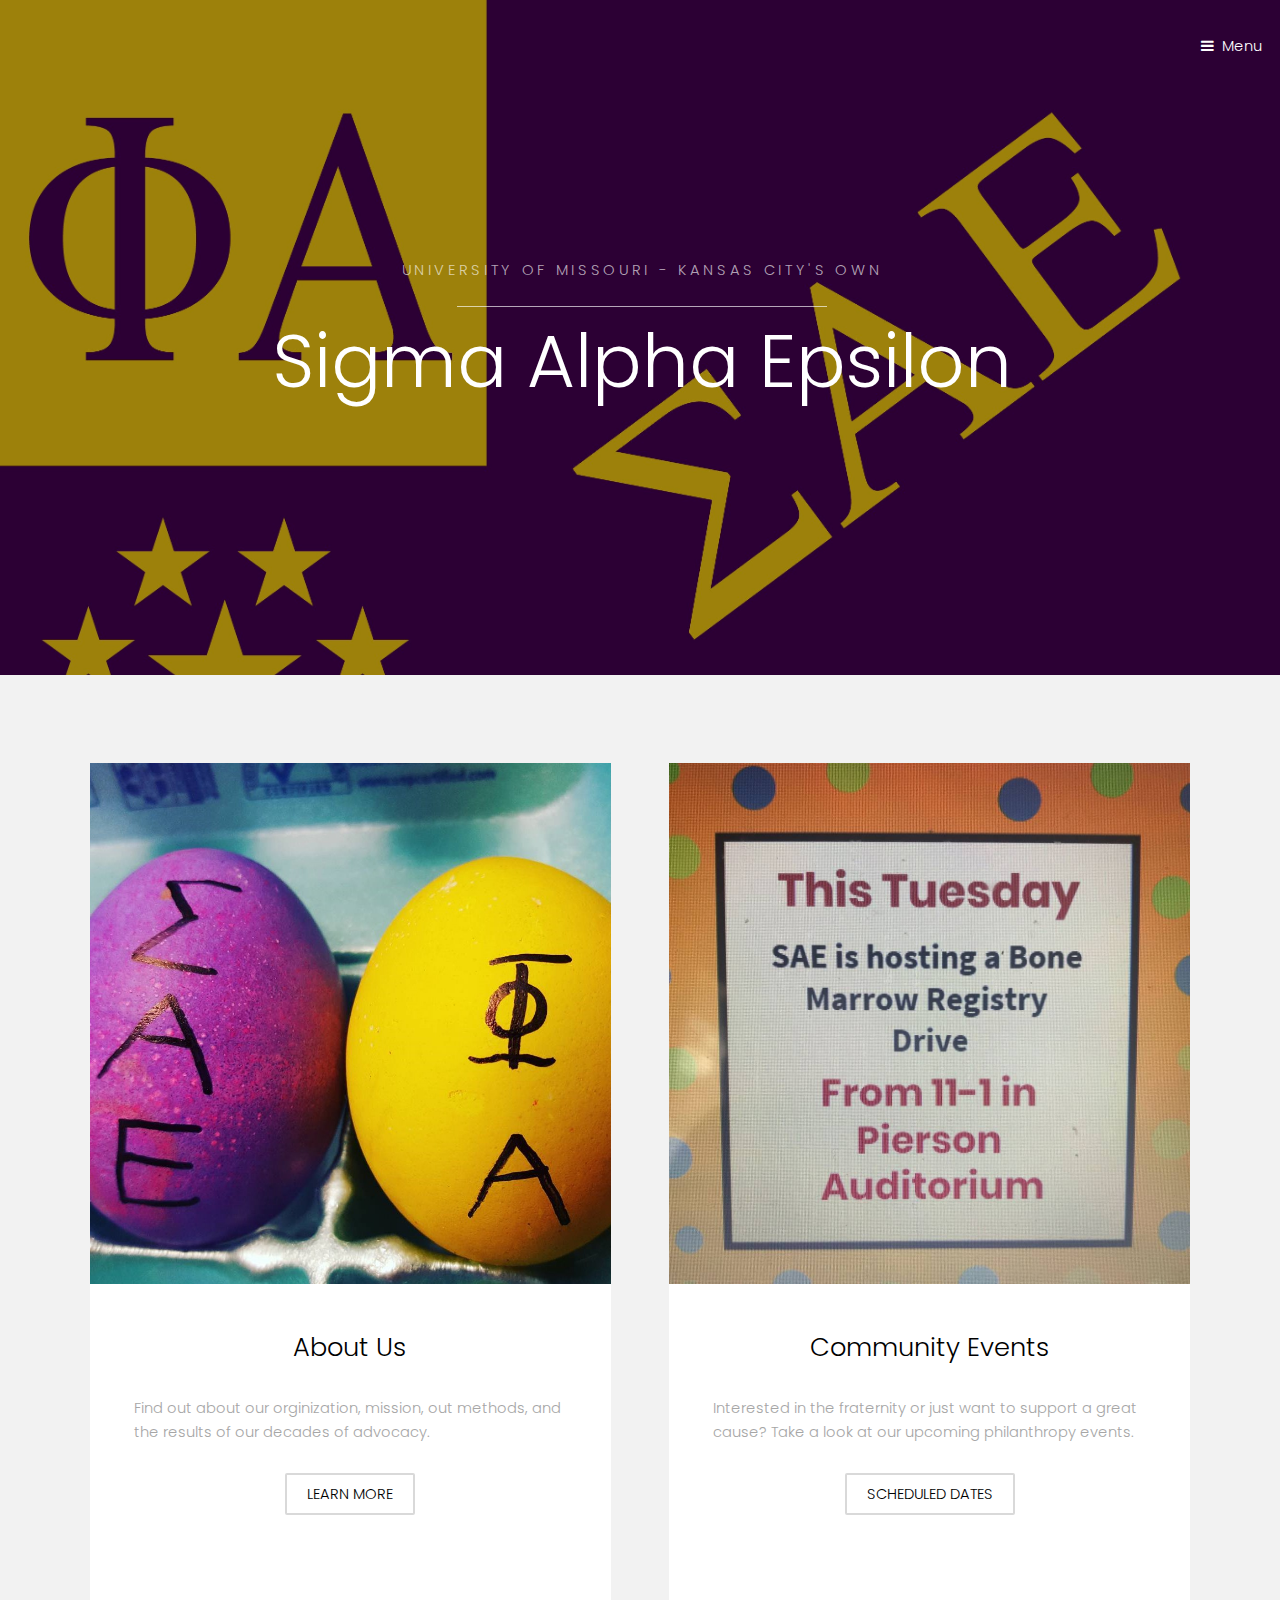
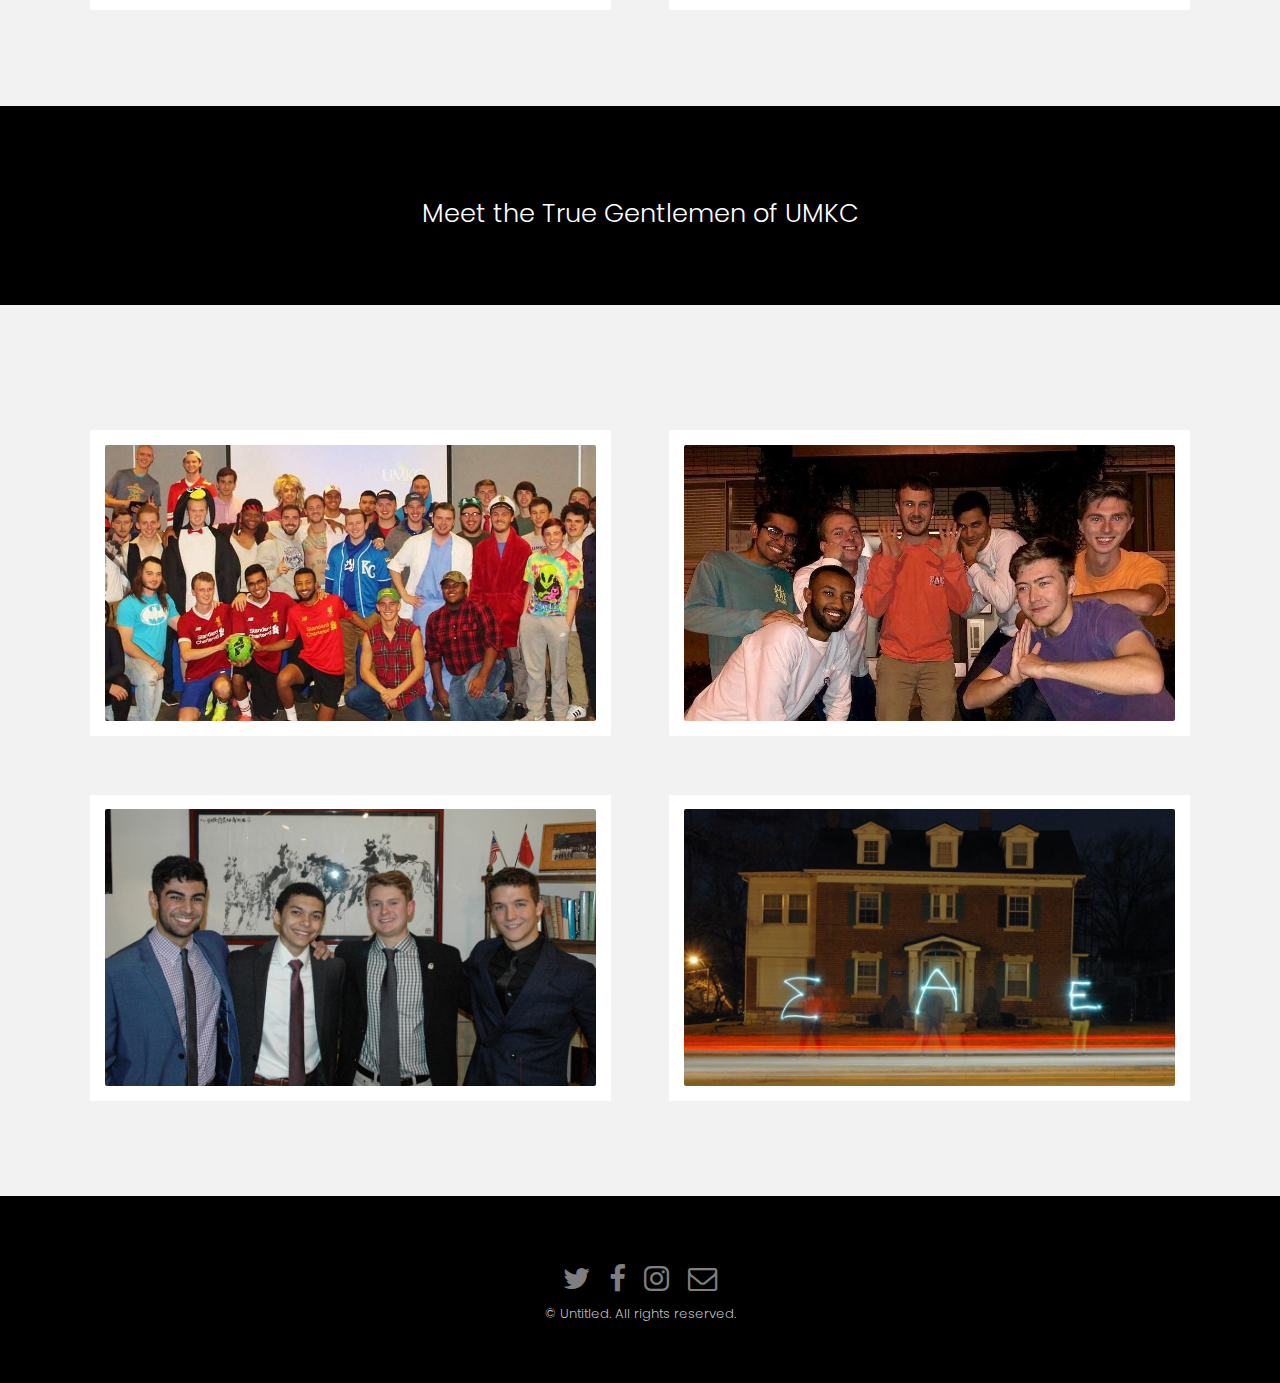
<file: index.html>
<!DOCTYPE HTML>
<!--
	Hielo by TEMPLATED
	templated.co @templatedco
	Released for free under the Creative Commons Attribution 3.0 license (templated.co/license)
-->
<html>
	<head>
		<title>Sigma Alpha Epsilon at UMKC</title>
		<meta charset="utf-8" />
		<meta name="viewport" content="width=device-width, initial-scale=1" />
		<link rel="stylesheet" href="assets/css/main.css" />
	</head>
	<body>

		<!-- Header -->
			<header id="header" class="alt">
				<a href="#menu">Menu</a>
			</header>

		<!-- Nav -->
			<nav id="menu">
				<ul class="links">
					<li><a href="index.html">Home</a></li>
					<li><a href="social.html">Social Media</a></li>
					<li><a href="events.html">Events</a></li>
				</ul>
			</nav>

		<!-- Banner -->
			<section class="banner full">
			  <article>
					<img src="images/Kh-iDUEV.jpeg" alt="" style="width:100%;height:100%;">
					<div class="inner">
						<header>
						  <p>University of Missouri - Kansas City's own</p>
						  <h2>Sigma Alpha Epsilon</h2>
						</header>
					</div>
				</article>
</section>

		<!-- One -->
			<section id="one" class="wrapper style2">
				<div class="inner">
					<div class="grid-style">

						<div>
							<div class="box">
								<div class="image fit">
									<img src="images/eggsy.jpg" alt="" />
								</div>
								<div class="content">
									<header class="align-center">
									 
									  <h2>About Us</h2>
									</header>
									<p> Find out about our orginization, mission, out methods, and the results of our decades of advocacy.</p>
									<footer class="align-center">
										<a href="about.html" class="button alt">Learn More</a>
									</footer>
								</div>
							</div>
						</div>

						<div>
							<div class="box">
								<div class="image fit">
									<img src="images/bone marrow.jpg" alt="" />
								</div>
								<div class="content">
									<header class="align-center">
									  <h2>Community Events</h2>
									</header>
								  <p>Interested in the fraternity or just want to support a great cause? Take a look at our upcoming philanthropy events.</p>
									<footer class="align-center"><a href="events.html" class="button alt">Scheduled Dates</a></footer>
								</div>
							</div>
						</div>

					</div>
				</div>
			</section>

		<!-- Two -->
			<section id="two" class="wrapper style3">
				<div class="inner">
					<header class="align-center">
						
					  <h2>Meet the True Gentlemen of UMKC</h2>
</header>
				</div>
			</section>

		<!-- Three -->
			<section id="three" class="wrapper style2">
				<div class="inner">
			
					<div class="gallery">
						<div>
							<div class="image fit">
								<a href="#"><img src="images/halloweenier.jpg" alt="" /></a>
							</div>
						</div>
						<div>
							<div class="image fit">
								<a href="#"><img src="images/house-guys.jpg" alt="" /></a>
							</div>
						</div>
						<div>
							<div class="image fit">
								<a href="#"><img src="images/new-guys.jpg" alt="" /></a>
							</div>
						</div>
						<div>
							<div class="image fit">
								<a href="#"><img src="images/exposure.jpg" alt="" /></a>
							</div>
						</div>
					</div>
				</div>
			</section>


		<!-- Footer -->
			<footer id="footer">
				<div class="container"><ul class="icons">
								<li><a href="https://twitter.com/umkc_sae/" class="icon fa-twitter"><span class="label">Twitter</span></a></li>
								<li><a href="https://www.instagram.com/umkc_sae/" class="icon fa-facebook"><span class="label">Facebook</span></a></li>
								<li><a href="https://www.instagram.com/umkc_sae/" class="icon fa-instagram"><span class="label">Instagram</span></a></li>
								<li><a href="mailto:saemokx1856@gmail.com" class="icon fa-envelope-o"><span class="label">Email</span></a></li>
							</ul> </div>
				<div class="copyright">
					&copy; Untitled. All rights reserved.
				</div>
			</footer>

		<!-- Scripts -->
			<script src="assets/js/jquery.min.js"></script>
			<script src="assets/js/jquery.scrollex.min.js"></script>
			<script src="assets/js/skel.min.js"></script>
			<script src="assets/js/util.js"></script>
			<script src="assets/js/main.js"></script>

	</body>
</html>
</file>
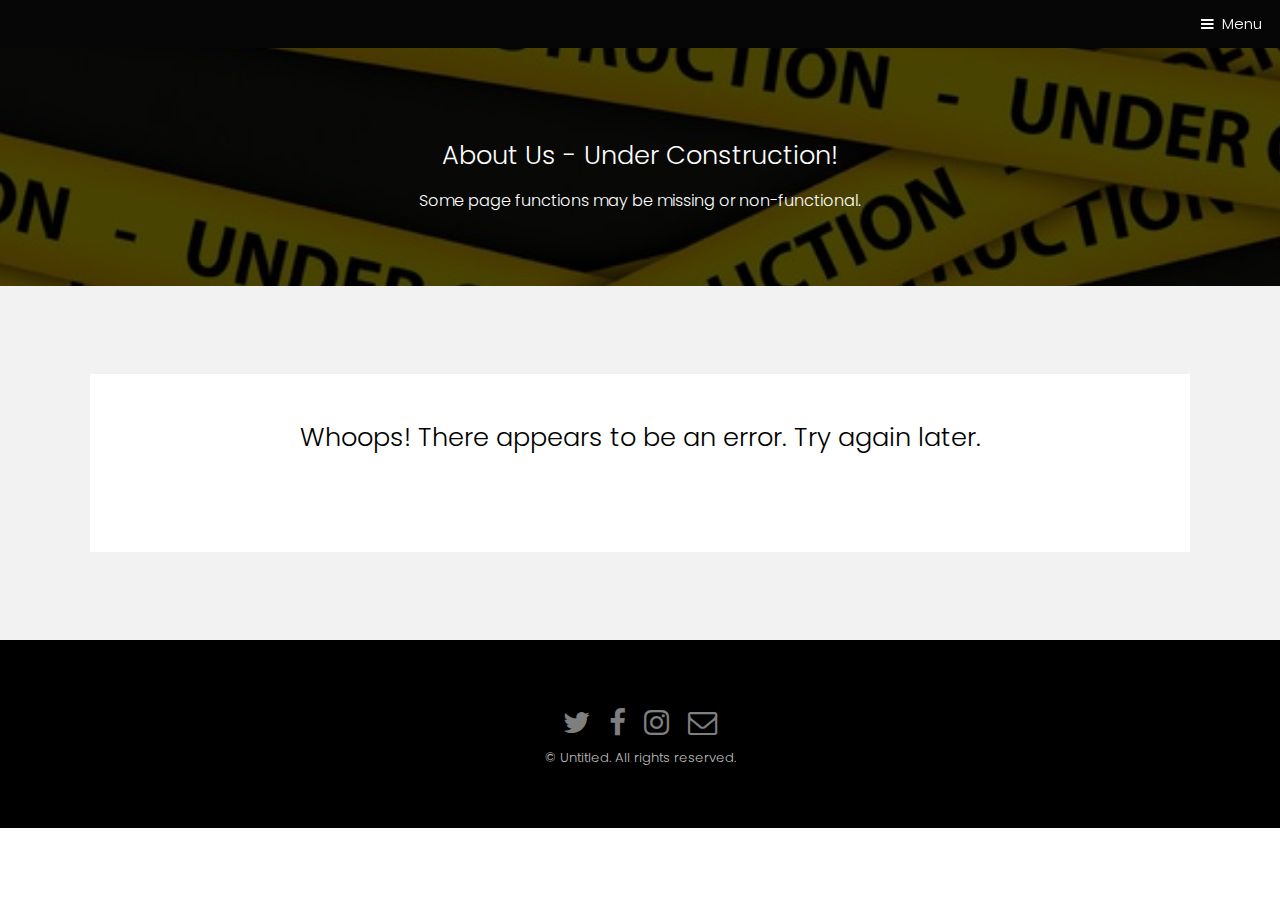
<file: about.html>
<!DOCTYPE HTML>
<!--
	Hielo by TEMPLATED
	templated.co @templatedco
	Released for free under the Creative Commons Attribution 3.0 license (templated.co/license)
-->
<html>
	<head>
		<title>Events · SAE:MOKX</title>
		<meta charset="utf-8" />
		<meta name="viewport" content="width=device-width, initial-scale=1" />
		<link rel="stylesheet" href="assets/css/main.css" />
	</head>
	<body class="subpage">

		<!-- Header -->
			<header id="header">
				<a href="#menu">Menu</a>
			</header>
		<!-- Nav -->
			<nav id="menu">
				<ul class="links">
					<li><a href="index.html">Home</a></li>
					<li><a href="social.html">Social Media</a></li>
					<li><a href="events.html">Events</a></li>
				</ul>
			</nav>

		<!-- One -->
			<section id="One" class="wrapper style3alt">
				<div class="inner">
					<header class="align-center">
					  <h2>About Us - Under Construction!</h2>
					  <h4>Some page functions may be missing or non-functional. </h4>
					</header>
					
				</div>
			</section>

		<!-- Two -->
			<section id="two" class="wrapper style2">
				<div class="inner">
					<div class="box">
						<div class="content"> 
							<h2 align="center">Whoops! There appears to be an error. Try again later.</h2>
						</div>
					</div>
				</div>
			</section>

		<!-- Footer -->
			<footer id="footer">
				<div class="container"><ul class="icons">
								<li><a href="https://twitter.com/umkc_sae/" class="icon fa-twitter"><span class="label">Twitter</span></a></li>
								<li><a href="https://www.instagram.com/umkc_sae/" class="icon fa-facebook"><span class="label">Facebook</span></a></li>
								<li><a href="https://www.instagram.com/umkc_sae/" class="icon fa-instagram"><span class="label">Instagram</span></a></li>
								<li><a href="mailto:saemokx1856@gmail.com" class="icon fa-envelope-o"><span class="label">Email</span></a></li>
							</ul> </div>
				<div class="copyright">
					&copy; Untitled. All rights reserved.
				</div>
			</footer>

		<!-- Scripts -->
			<script src="assets/js/jquery.min.js"></script>
			<script src="assets/js/jquery.scrollex.min.js"></script>
			<script src="assets/js/skel.min.js"></script>
			<script src="assets/js/util.js"></script>
			<script src="assets/js/main.js"></script>

	</body>
</html>
</file>
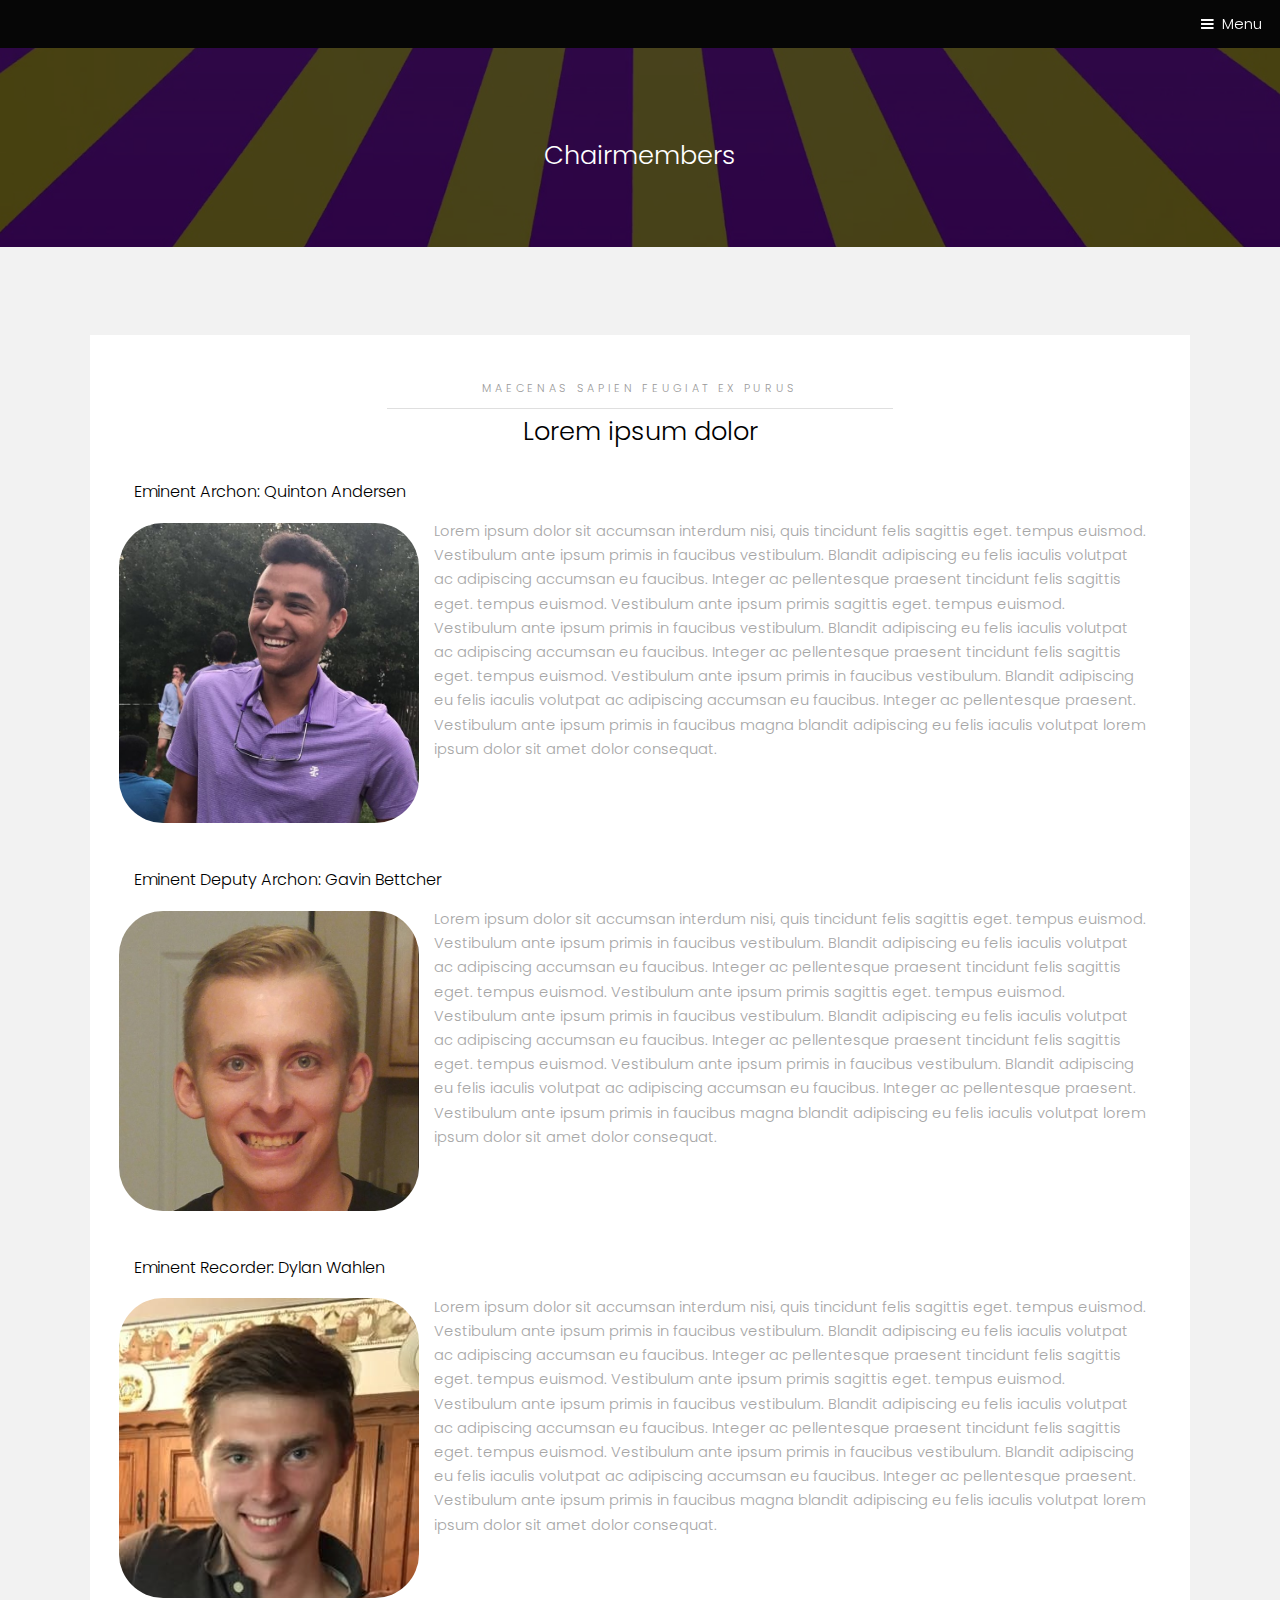
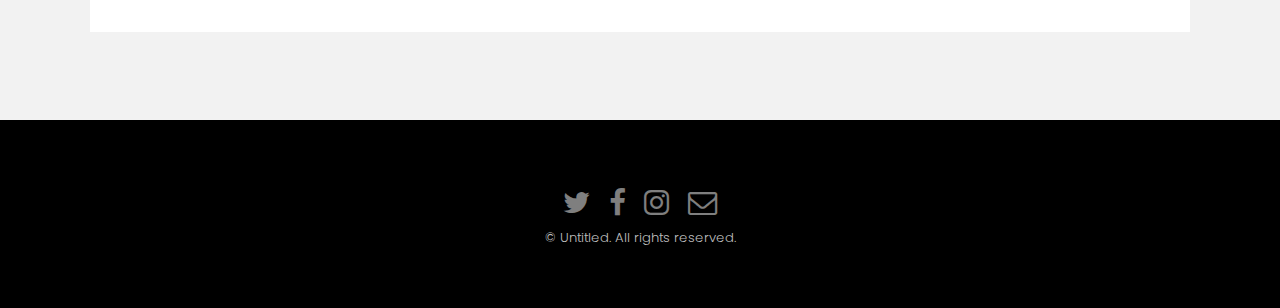
<file: chairmembers.html>
<!DOCTYPE HTML>
<!--
	Hielo by TEMPLATED
	templated.co @templatedco
	Released for free under the Creative Commons Attribution 3.0 license (templated.co/license)
-->
<html>
	<head>
		<title>Hielo by TEMPLATED</title>
		<meta charset="utf-8" />
		<meta name="viewport" content="width=device-width, initial-scale=1" />
		<link rel="stylesheet" href="assets/css/main.css" />
	</head>
	<body class="subpage">

		<!-- Header -->
			<header id="header">
				<a href="#menu">Menu</a>
			</header>

		<!-- Nav -->
			<nav id="menu">
				<ul class="links">
					<li><a href="index.html">Home</a></li>
					<li><a href="generic.html">Generic</a></li>
					<li><a href="elements.html">Elements</a></li>
				</ul>
			</nav>

		<!-- One -->
			<section id="One" class="wrapper style3">
				<div class="inner">
					<header class="align-center">
					  <h2>Chairmembers</h2>
					</header>
				</div>
			</section>

		<!-- Two -->
			<section id="two" class="wrapper style2">
				<div class="inner">
					<div class="box">
					  <div class="content">
					    <header class="align-center">
								<p>maecenas sapien feugiat ex purus</p>
								<h2>Lorem ipsum dolor</h2>
						  </header>
					    <h4>Eminent Archon: Quinton Andersen</h4>
					    <p><span class="image left"><img src="images/quinton.jpg" alt=""  style="width: 300px; border-radius: 3rem; height: 300px;"></span>Lorem ipsum dolor sit accumsan interdum nisi, quis tincidunt felis sagittis eget. tempus euismod. Vestibulum ante ipsum primis in faucibus vestibulum. Blandit adipiscing eu felis iaculis volutpat ac adipiscing accumsan eu faucibus. Integer ac pellentesque praesent tincidunt felis sagittis eget. tempus euismod. Vestibulum ante ipsum primis sagittis eget. tempus euismod. Vestibulum ante ipsum primis in faucibus vestibulum. Blandit adipiscing eu felis iaculis volutpat ac adipiscing accumsan eu faucibus. Integer ac pellentesque praesent tincidunt felis sagittis eget. tempus euismod. Vestibulum ante ipsum primis in faucibus vestibulum. Blandit adipiscing eu felis iaculis volutpat ac adipiscing accumsan eu faucibus. Integer ac pellentesque praesent. Vestibulum ante ipsum primis in faucibus magna blandit adipiscing eu felis iaculis volutpat lorem ipsum dolor sit amet dolor consequat.</p>
					    <h4>&nbsp;</h4><h4>&nbsp;</h4>
					    <h4>Eminent Deputy Archon: Gavin Bettcher</h4>
					    <p><span class="image left"><img src="images/gavin.jpg" alt=""  style="width: 300px; border-radius: 3rem; height: 300px;"></span>Lorem ipsum dolor sit accumsan interdum nisi, quis tincidunt felis sagittis eget. tempus euismod. Vestibulum ante ipsum primis in faucibus vestibulum. Blandit adipiscing eu felis iaculis volutpat ac adipiscing accumsan eu faucibus. Integer ac pellentesque praesent tincidunt felis sagittis eget. tempus euismod. Vestibulum ante ipsum primis sagittis eget. tempus euismod. Vestibulum ante ipsum primis in faucibus vestibulum. Blandit adipiscing eu felis iaculis volutpat ac adipiscing accumsan eu faucibus. Integer ac pellentesque praesent tincidunt felis sagittis eget. tempus euismod. Vestibulum ante ipsum primis in faucibus vestibulum. Blandit adipiscing eu felis iaculis volutpat ac adipiscing accumsan eu faucibus. Integer ac pellentesque praesent. Vestibulum ante ipsum primis in faucibus magna blandit adipiscing eu felis iaculis volutpat lorem ipsum dolor sit amet dolor consequat.</p>
					    <h4>&nbsp;</h4><h4>&nbsp;</h4>
						  <h4>Eminent Recorder: Dylan Wahlen</h4>
						  <p><span class="image left"><img src="images/dylan.jpg" alt=""  style="width: 300px; border-radius: 3rem; height: 300px;"></span>Lorem ipsum dolor sit accumsan interdum nisi, quis tincidunt felis sagittis eget. tempus euismod. Vestibulum ante ipsum primis in faucibus vestibulum. Blandit adipiscing eu felis iaculis volutpat ac adipiscing accumsan eu faucibus. Integer ac pellentesque praesent tincidunt felis sagittis eget. tempus euismod. Vestibulum ante ipsum primis sagittis eget. tempus euismod. Vestibulum ante ipsum primis in faucibus vestibulum. Blandit adipiscing eu felis iaculis volutpat ac adipiscing accumsan eu faucibus. Integer ac pellentesque praesent tincidunt felis sagittis eget. tempus euismod. Vestibulum ante ipsum primis in faucibus vestibulum. Blandit adipiscing eu felis iaculis volutpat ac adipiscing accumsan eu faucibus. Integer ac pellentesque praesent. Vestibulum ante ipsum primis in faucibus magna blandit adipiscing eu felis iaculis volutpat lorem ipsum dolor sit amet dolor consequat.</p>
								
					 </div>
					</div>
				</div>
			</section>

		<!-- Footer -->
			<footer id="footer">
				<div class="container">
					<ul class="icons">
						<li><a href="#" class="icon fa-twitter"><span class="label">Twitter</span></a></li>
						<li><a href="#" class="icon fa-facebook"><span class="label">Facebook</span></a></li>
						<li><a href="#" class="icon fa-instagram"><span class="label">Instagram</span></a></li>
						<li><a href="#" class="icon fa-envelope-o"><span class="label">Email</span></a></li>
					</ul>
				</div>
				<div class="copyright">
					&copy; Untitled. All rights reserved.
				</div>
			</footer>

		<!-- Scripts -->
			<script src="assets/js/jquery.min.js"></script>
			<script src="assets/js/jquery.scrollex.min.js"></script>
			<script src="assets/js/skel.min.js"></script>
			<script src="assets/js/util.js"></script>
			<script src="assets/js/main.js"></script>

	</body>
</html>
</file>
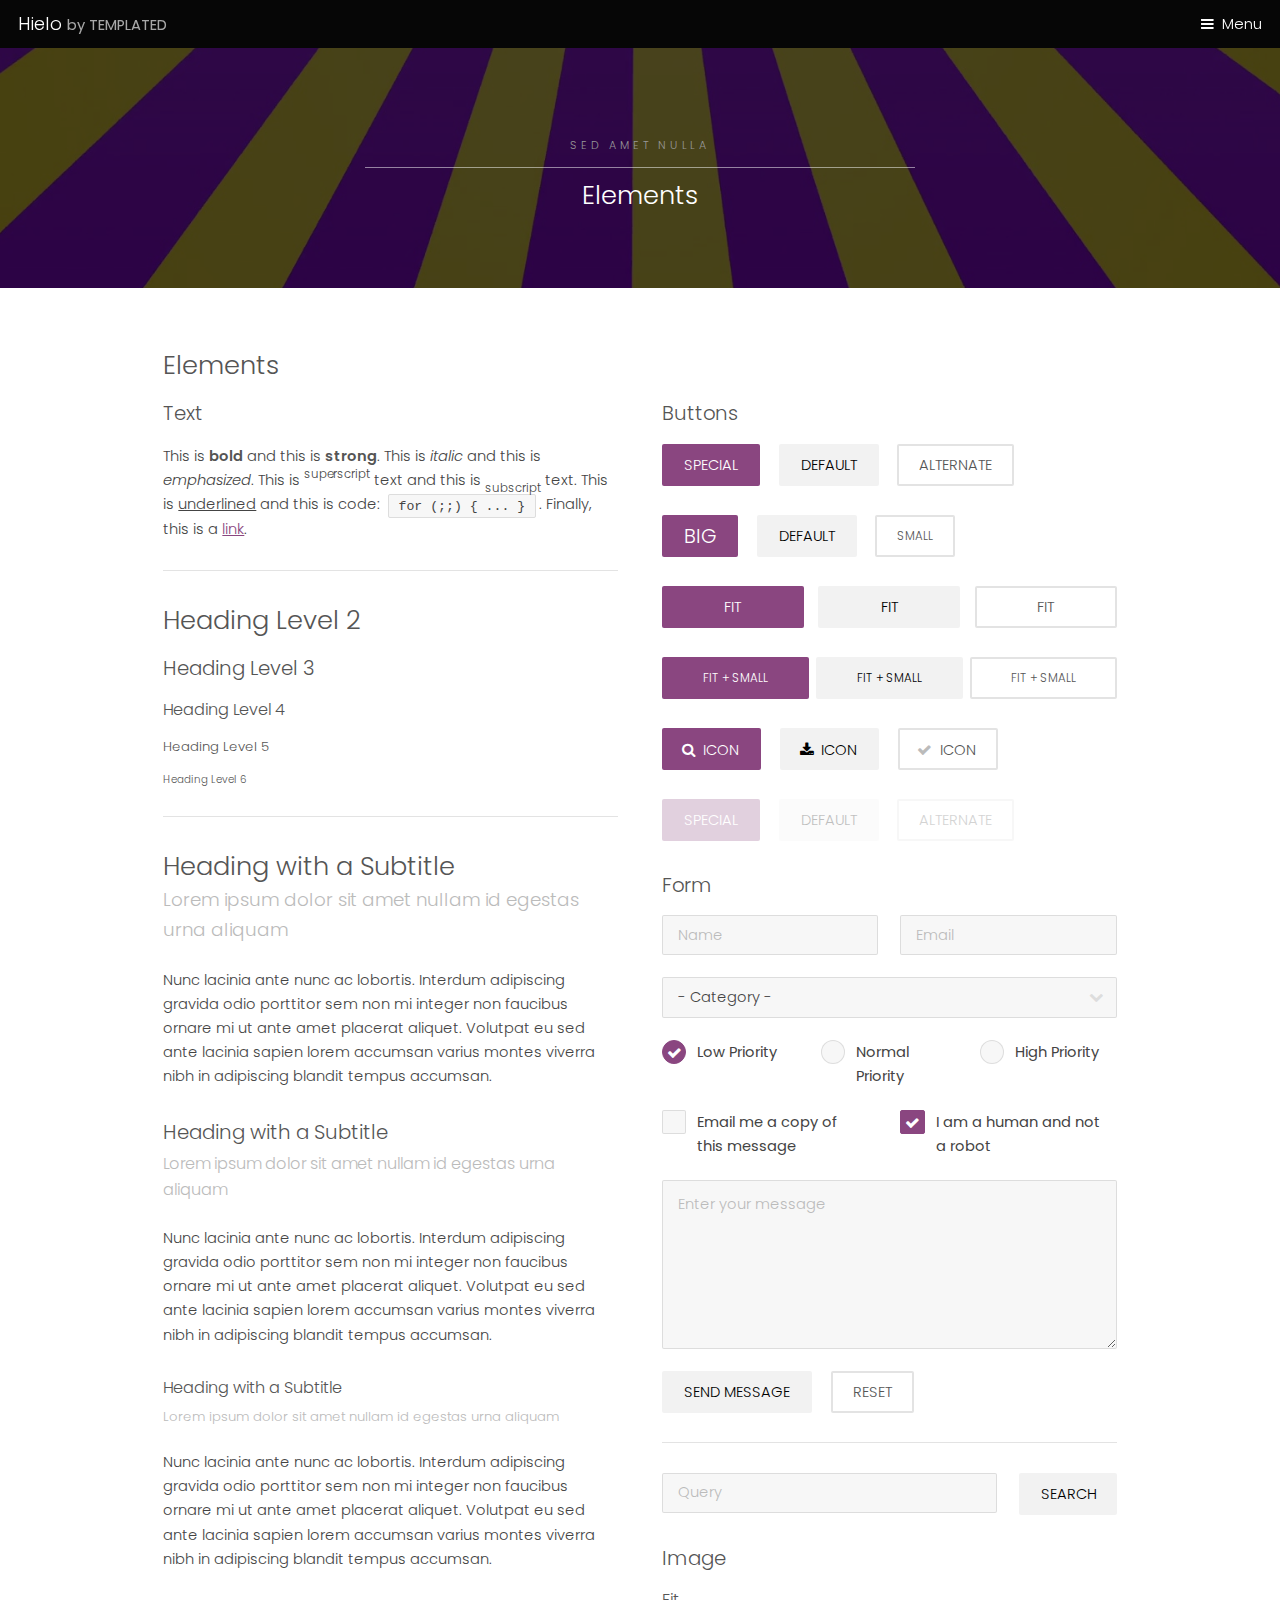
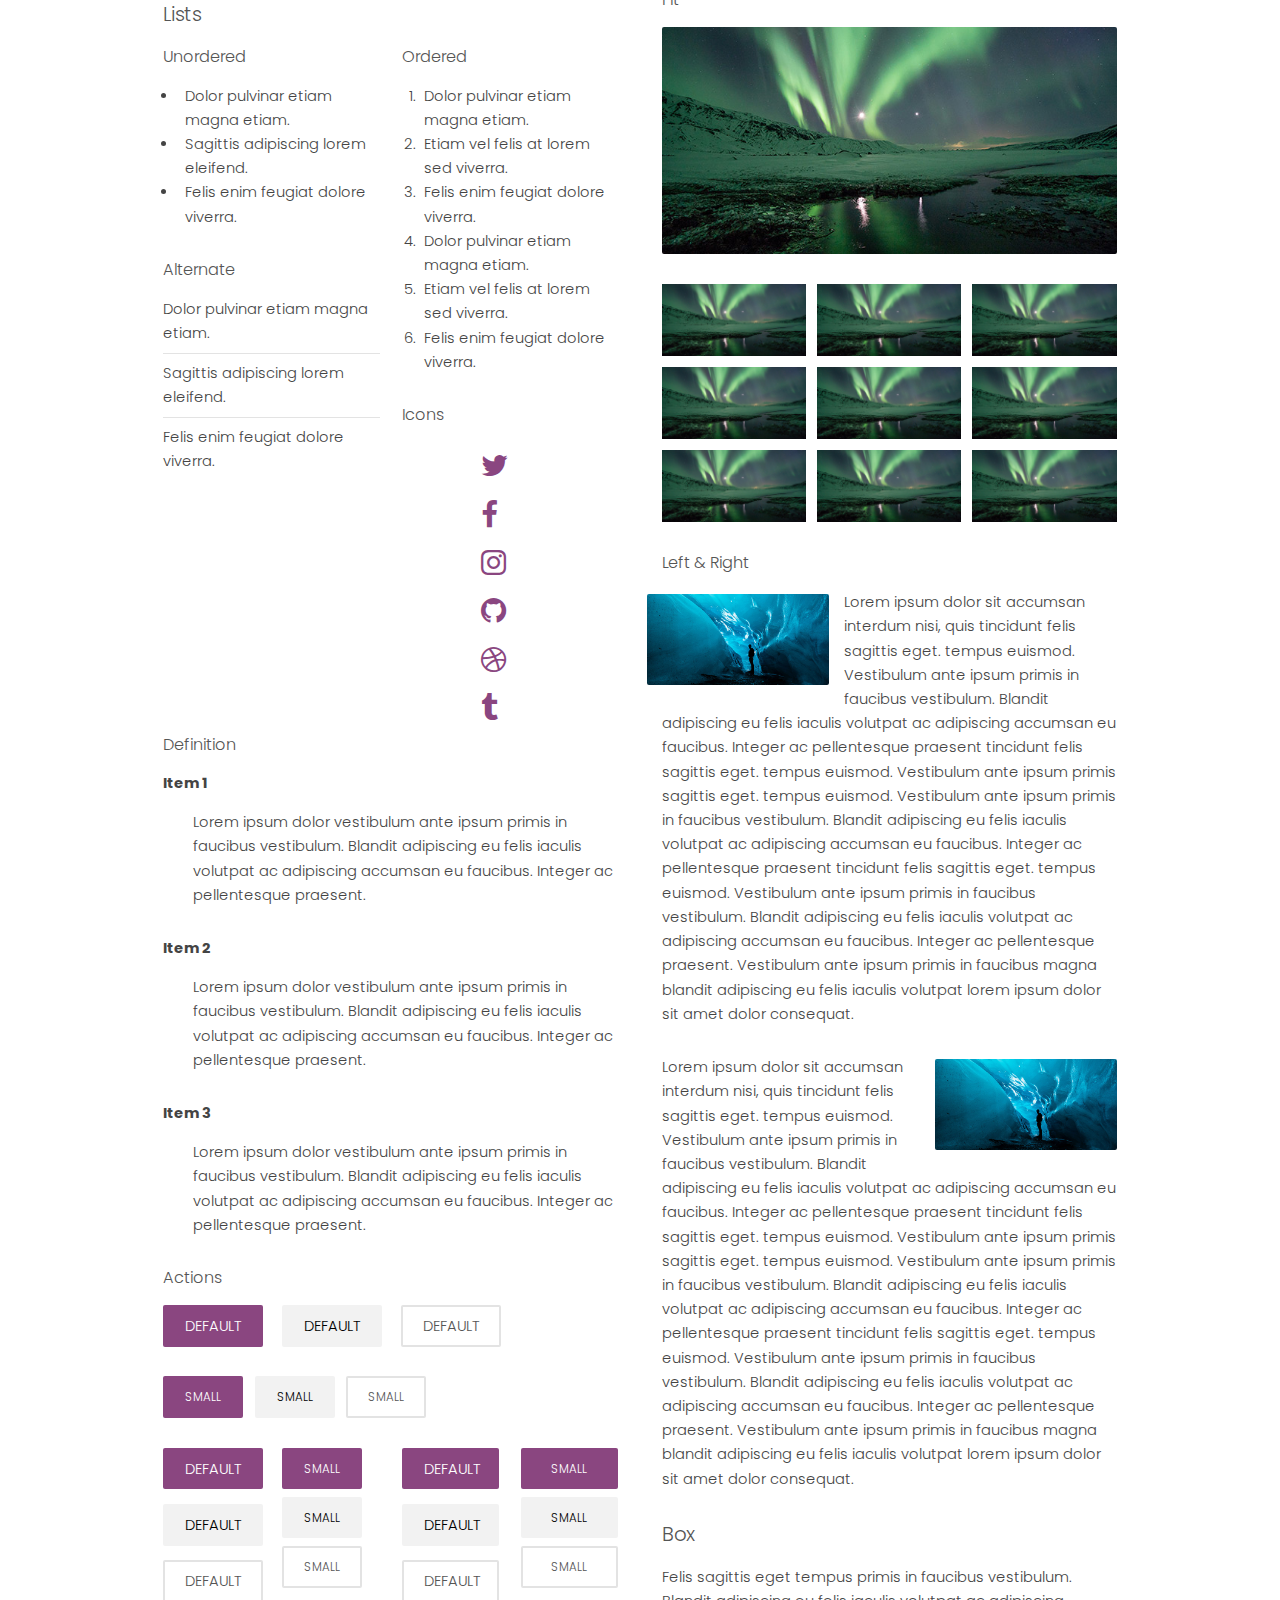
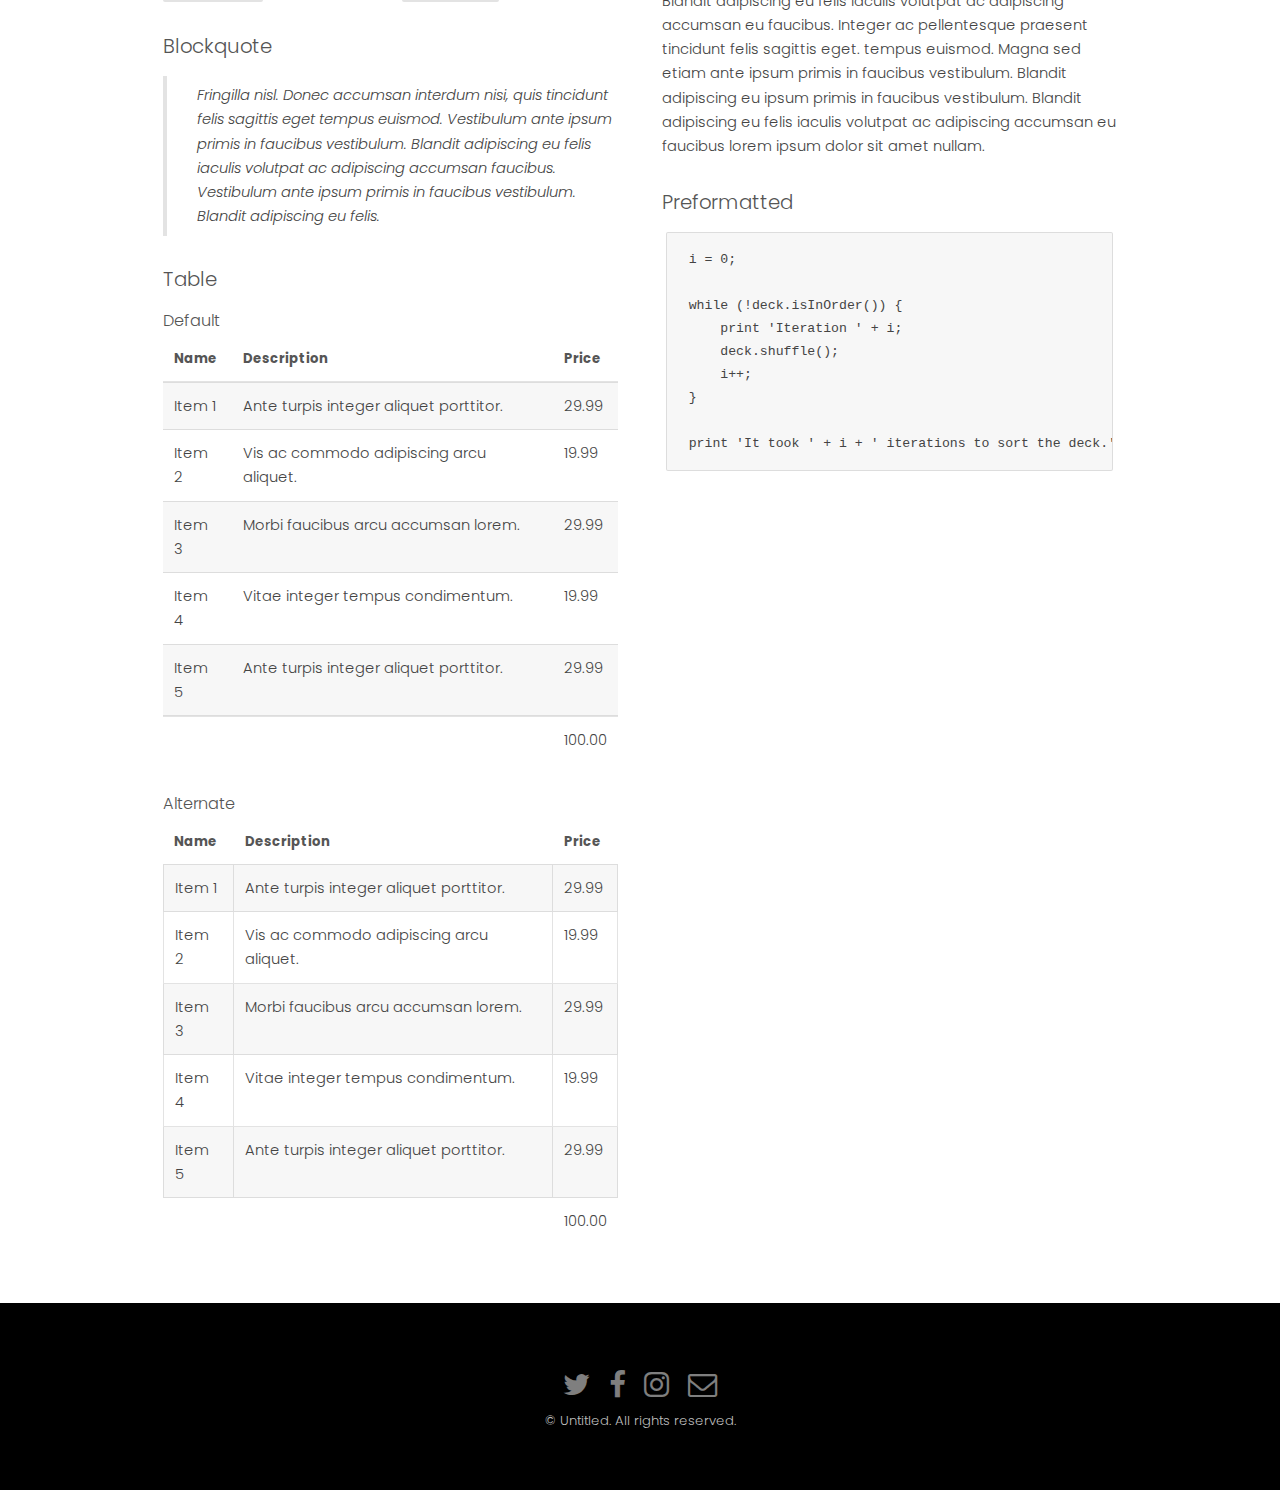
<file: elements.html>
<!DOCTYPE HTML>
<!--
	Hielo by TEMPLATED
	templated.co @templatedco
	Released for free under the Creative Commons Attribution 3.0 license (templated.co/license)
-->
<html>
	<head>
		<title>Hielo by TEMPLATED</title>
		<meta charset="utf-8" />
		<meta name="viewport" content="width=device-width, initial-scale=1" />
		<link rel="stylesheet" href="assets/css/main.css" />
	</head>
	<body class="subpage">

		<!-- Header -->
			<header id="header">
				<div class="logo"><a href="index.html">Hielo <span>by TEMPLATED</span></a></div>
				<a href="#menu">Menu</a>
			</header>

		<!-- Nav -->
			<nav id="menu">
				<ul class="links">
					<li><a href="index.html">Home</a></li>
					<li><a href="generic.html">Generic</a></li>
					<li><a href="elements.html">Elements</a></li>
				</ul>
			</nav>

		<!-- One -->
			<section id="One" class="wrapper style3">
				<div class="inner">
					<header class="align-center">
						<p>Sed amet nulla</p>
						<h2>Elements</h2>
					</header>
				</div>
			</section>

		<!-- Main -->
			<div id="main" class="container">

				<!-- Elements -->
					<h2 id="elements">Elements</h2>
					<div class="row 200%">
						<div class="6u 12u$(medium)">

							<!-- Text stuff -->
								<h3>Text</h3>
								<p>This is <b>bold</b> and this is <strong>strong</strong>. This is <i>italic</i> and this is <em>emphasized</em>.
								This is <sup>superscript</sup> text and this is <sub>subscript</sub> text.
								This is <u>underlined</u> and this is code: <code>for (;;) { ... }</code>.
								Finally, this is a <a href="#">link</a>.</p>
								<hr />
								<h2>Heading Level 2</h2>
								<h3>Heading Level 3</h3>
								<h4>Heading Level 4</h4>
								<h5>Heading Level 5</h5>
								<h6>Heading Level 6</h6>
								<hr />
								<header>
									<h2>Heading with a Subtitle</h2>
									<p>Lorem ipsum dolor sit amet nullam id egestas urna aliquam</p>
								</header>
								<p>Nunc lacinia ante nunc ac lobortis. Interdum adipiscing gravida odio porttitor sem non mi integer non faucibus ornare mi ut ante amet placerat aliquet. Volutpat eu sed ante lacinia sapien lorem accumsan varius montes viverra nibh in adipiscing blandit tempus accumsan.</p>
								<header>
									<h3>Heading with a Subtitle</h3>
									<p>Lorem ipsum dolor sit amet nullam id egestas urna aliquam</p>
								</header>
								<p>Nunc lacinia ante nunc ac lobortis. Interdum adipiscing gravida odio porttitor sem non mi integer non faucibus ornare mi ut ante amet placerat aliquet. Volutpat eu sed ante lacinia sapien lorem accumsan varius montes viverra nibh in adipiscing blandit tempus accumsan.</p>
								<header>
									<h4>Heading with a Subtitle</h4>
									<p>Lorem ipsum dolor sit amet nullam id egestas urna aliquam</p>
								</header>
								<p>Nunc lacinia ante nunc ac lobortis. Interdum adipiscing gravida odio porttitor sem non mi integer non faucibus ornare mi ut ante amet placerat aliquet. Volutpat eu sed ante lacinia sapien lorem accumsan varius montes viverra nibh in adipiscing blandit tempus accumsan.</p>

							<!-- Lists -->
								<h3>Lists</h3>
								<div class="row">
									<div class="6u 12u$(small)">

										<h4>Unordered</h4>
										<ul>
											<li>Dolor pulvinar etiam magna etiam.</li>
											<li>Sagittis adipiscing lorem eleifend.</li>
											<li>Felis enim feugiat dolore viverra.</li>
										</ul>

										<h4>Alternate</h4>
										<ul class="alt">
											<li>Dolor pulvinar etiam magna etiam.</li>
											<li>Sagittis adipiscing lorem eleifend.</li>
											<li>Felis enim feugiat dolore viverra.</li>
										</ul>

									</div>
									<div class="6u$ 12u$(small)">

										<h4>Ordered</h4>
										<ol>
											<li>Dolor pulvinar etiam magna etiam.</li>
											<li>Etiam vel felis at lorem sed viverra.</li>
											<li>Felis enim feugiat dolore viverra.</li>
											<li>Dolor pulvinar etiam magna etiam.</li>
											<li>Etiam vel felis at lorem sed viverra.</li>
											<li>Felis enim feugiat dolore viverra.</li>
										</ol>

										<h4>Icons</h4>
										<ul class="icons">
											<li><a href="#" class="icon fa-twitter"><span class="label">Twitter</span></a></li>
											<li><a href="#" class="icon fa-facebook"><span class="label">Facebook</span></a></li>
											<li><a href="#" class="icon fa-instagram"><span class="label">Instagram</span></a></li>
											<li><a href="#" class="icon fa-github"><span class="label">Github</span></a></li>
											<li><a href="#" class="icon fa-dribbble"><span class="label">Dribbble</span></a></li>
											<li><a href="#" class="icon fa-tumblr"><span class="label">Tumblr</span></a></li>
										</ul>

									</div>
								</div>
								<h4>Definition</h4>
								<dl>
									<dt>Item 1</dt>
									<dd>
										<p>Lorem ipsum dolor vestibulum ante ipsum primis in faucibus vestibulum. Blandit adipiscing eu felis iaculis volutpat ac adipiscing accumsan eu faucibus. Integer ac pellentesque praesent.</p>
									</dd>
									<dt>Item 2</dt>
									<dd>
										<p>Lorem ipsum dolor vestibulum ante ipsum primis in faucibus vestibulum. Blandit adipiscing eu felis iaculis volutpat ac adipiscing accumsan eu faucibus. Integer ac pellentesque praesent.</p>
									</dd>
									<dt>Item 3</dt>
									<dd>
										<p>Lorem ipsum dolor vestibulum ante ipsum primis in faucibus vestibulum. Blandit adipiscing eu felis iaculis volutpat ac adipiscing accumsan eu faucibus. Integer ac pellentesque praesent.</p>
									</dd>
								</dl>

								<h4>Actions</h4>
								<ul class="actions">
									<li><a href="#" class="button special">Default</a></li>
									<li><a href="#" class="button">Default</a></li>
									<li><a href="#" class="button alt">Default</a></li>
								</ul>
								<ul class="actions small">
									<li><a href="#" class="button special small">Small</a></li>
									<li><a href="#" class="button small">Small</a></li>
									<li><a href="#" class="button alt small">Small</a></li>
								</ul>
								<div class="row">
									<div class="3u 12u$(small)">
										<ul class="actions vertical">
											<li><a href="#" class="button special">Default</a></li>
											<li><a href="#" class="button">Default</a></li>
											<li><a href="#" class="button alt">Default</a></li>
										</ul>
									</div>
									<div class="3u 12u$(small)">
										<ul class="actions vertical small">
											<li><a href="#" class="button special small">Small</a></li>
											<li><a href="#" class="button small">Small</a></li>
											<li><a href="#" class="button alt small">Small</a></li>
										</ul>
									</div>
									<div class="3u 12u$(small)">
										<ul class="actions vertical">
											<li><a href="#" class="button special fit">Default</a></li>
											<li><a href="#" class="button fit">Default</a></li>
											<li><a href="#" class="button alt fit">Default</a></li>
										</ul>
									</div>
									<div class="3u$ 12u$(small)">
										<ul class="actions vertical small">
											<li><a href="#" class="button special small fit">Small</a></li>
											<li><a href="#" class="button small fit">Small</a></li>
											<li><a href="#" class="button alt small fit">Small</a></li>
										</ul>
									</div>
								</div>

							<!-- Blockquote -->
								<h3>Blockquote</h3>
								<blockquote>Fringilla nisl. Donec accumsan interdum nisi, quis tincidunt felis sagittis eget tempus euismod. Vestibulum ante ipsum primis in faucibus vestibulum. Blandit adipiscing eu felis iaculis volutpat ac adipiscing accumsan faucibus. Vestibulum ante ipsum primis in faucibus vestibulum. Blandit adipiscing eu felis.</blockquote>

							<!-- Table -->
								<h3>Table</h3>

								<h4>Default</h4>
								<div class="table-wrapper">
									<table>
										<thead>
											<tr>
												<th>Name</th>
												<th>Description</th>
												<th>Price</th>
											</tr>
										</thead>
										<tbody>
											<tr>
												<td>Item 1</td>
												<td>Ante turpis integer aliquet porttitor.</td>
												<td>29.99</td>
											</tr>
											<tr>
												<td>Item 2</td>
												<td>Vis ac commodo adipiscing arcu aliquet.</td>
												<td>19.99</td>
											</tr>
											<tr>
												<td>Item 3</td>
												<td> Morbi faucibus arcu accumsan lorem.</td>
												<td>29.99</td>
											</tr>
											<tr>
												<td>Item 4</td>
												<td>Vitae integer tempus condimentum.</td>
												<td>19.99</td>
											</tr>
											<tr>
												<td>Item 5</td>
												<td>Ante turpis integer aliquet porttitor.</td>
												<td>29.99</td>
											</tr>
										</tbody>
										<tfoot>
											<tr>
												<td colspan="2"></td>
												<td>100.00</td>
											</tr>
										</tfoot>
									</table>
								</div>

								<h4>Alternate</h4>
								<div class="table-wrapper">
									<table class="alt">
										<thead>
											<tr>
												<th>Name</th>
												<th>Description</th>
												<th>Price</th>
											</tr>
										</thead>
										<tbody>
											<tr>
												<td>Item 1</td>
												<td>Ante turpis integer aliquet porttitor.</td>
												<td>29.99</td>
											</tr>
											<tr>
												<td>Item 2</td>
												<td>Vis ac commodo adipiscing arcu aliquet.</td>
												<td>19.99</td>
											</tr>
											<tr>
												<td>Item 3</td>
												<td> Morbi faucibus arcu accumsan lorem.</td>
												<td>29.99</td>
											</tr>
											<tr>
												<td>Item 4</td>
												<td>Vitae integer tempus condimentum.</td>
												<td>19.99</td>
											</tr>
											<tr>
												<td>Item 5</td>
												<td>Ante turpis integer aliquet porttitor.</td>
												<td>29.99</td>
											</tr>
										</tbody>
										<tfoot>
											<tr>
												<td colspan="2"></td>
												<td>100.00</td>
											</tr>
										</tfoot>
									</table>
								</div>

						</div>
						<div class="6u$ 12u$(medium)">

							<!-- Buttons -->
								<h3>Buttons</h3>
								<ul class="actions">
									<li><a href="#" class="button special">Special</a></li>
									<li><a href="#" class="button">Default</a></li>
									<li><a href="#" class="button alt">Alternate</a></li>
								</ul>
								<ul class="actions">
									<li><a href="#" class="button special big">Big</a></li>
									<li><a href="#" class="button">Default</a></li>
									<li><a href="#" class="button alt small">Small</a></li>
								</ul>
								<ul class="actions fit">
									<li><a href="#" class="button special fit">Fit</a></li>
									<li><a href="#" class="button fit">Fit</a></li>
									<li><a href="#" class="button alt fit">Fit</a></li>
								</ul>
								<ul class="actions fit small">
									<li><a href="#" class="button special fit small">Fit + Small</a></li>
									<li><a href="#" class="button fit small">Fit + Small</a></li>
									<li><a href="#" class="button alt fit small">Fit + Small</a></li>
								</ul>
								<ul class="actions">
									<li><a href="#" class="button special icon fa-search">Icon</a></li>
									<li><a href="#" class="button icon fa-download">Icon</a></li>
									<li><a href="#" class="button alt icon fa-check">Icon</a></li>
								</ul>
								<ul class="actions">
									<li><span class="button special disabled">Special</span></li>
									<li><span class="button disabled">Default</span></li>
									<li><span class="button alt disabled">Alternate</span></li>
								</ul>

							<!-- Form -->
								<h3>Form</h3>

								<form method="post" action="#">
									<div class="row uniform">
										<div class="6u 12u$(xsmall)">
											<input type="text" name="name" id="name" value="" placeholder="Name" />
										</div>
										<div class="6u$ 12u$(xsmall)">
											<input type="email" name="email" id="email" value="" placeholder="Email" />
										</div>
										<!-- Break -->
										<div class="12u$">
											<div class="select-wrapper">
												<select name="category" id="category">
													<option value="">- Category -</option>
													<option value="1">Manufacturing</option>
													<option value="1">Shipping</option>
													<option value="1">Administration</option>
													<option value="1">Human Resources</option>
												</select>
											</div>
										</div>
										<!-- Break -->
										<div class="4u 12u$(small)">
											<input type="radio" id="priority-low" name="priority" checked>
											<label for="priority-low">Low Priority</label>
										</div>
										<div class="4u 12u$(small)">
											<input type="radio" id="priority-normal" name="priority">
											<label for="priority-normal">Normal Priority</label>
										</div>
										<div class="4u$ 12u$(small)">
											<input type="radio" id="priority-high" name="priority">
											<label for="priority-high">High Priority</label>
										</div>
										<!-- Break -->
										<div class="6u 12u$(small)">
											<input type="checkbox" id="copy" name="copy">
											<label for="copy">Email me a copy of this message</label>
										</div>
										<div class="6u$ 12u$(small)">
											<input type="checkbox" id="human" name="human" checked>
											<label for="human">I am a human and not a robot</label>
										</div>
										<!-- Break -->
										<div class="12u$">
											<textarea name="message" id="message" placeholder="Enter your message" rows="6"></textarea>
										</div>
										<!-- Break -->
										<div class="12u$">
											<ul class="actions">
												<li><input type="submit" value="Send Message" /></li>
												<li><input type="reset" value="Reset" class="alt" /></li>
											</ul>
										</div>
									</div>
								</form>

								<hr />

								<form method="post" action="#">
									<div class="row uniform">
										<div class="9u 12u$(small)">
											<input type="text" name="query" id="query" value="" placeholder="Query" />
										</div>
										<div class="3u$ 12u$(small)">
											<input type="submit" value="Search" class="fit" />
										</div>
									</div>
								</form>

							<!-- Image -->
								<h3>Image</h3>

								<h4>Fit</h4>
								<span class="image fit"><img src="images/pic01.jpg" alt="" /></span>
								<div class="box alt">
									<div class="row 50% uniform">
										<div class="4u"><span class="image fit"><img src="images/pic01.jpg" alt="" /></span></div>
										<div class="4u"><span class="image fit"><img src="images/pic01.jpg" alt="" /></span></div>
										<div class="4u$"><span class="image fit"><img src="images/pic01.jpg" alt="" /></span></div>
										<!-- Break -->
										<div class="4u"><span class="image fit"><img src="images/pic01.jpg" alt="" /></span></div>
										<div class="4u"><span class="image fit"><img src="images/pic01.jpg" alt="" /></span></div>
										<div class="4u$"><span class="image fit"><img src="images/pic01.jpg" alt="" /></span></div>
										<!-- Break -->
										<div class="4u"><span class="image fit"><img src="images/pic01.jpg" alt="" /></span></div>
										<div class="4u"><span class="image fit"><img src="images/pic01.jpg" alt="" /></span></div>
										<div class="4u$"><span class="image fit"><img src="images/pic01.jpg" alt="" /></span></div>
									</div>
								</div>

								<h4>Left &amp; Right</h4>
								<p><span class="image left"><img src="images/pic02.jpg" alt="" /></span>Lorem ipsum dolor sit accumsan interdum nisi, quis tincidunt felis sagittis eget. tempus euismod. Vestibulum ante ipsum primis in faucibus vestibulum. Blandit adipiscing eu felis iaculis volutpat ac adipiscing accumsan eu faucibus. Integer ac pellentesque praesent tincidunt felis sagittis eget. tempus euismod. Vestibulum ante ipsum primis sagittis eget. tempus euismod. Vestibulum ante ipsum primis in faucibus vestibulum. Blandit adipiscing eu felis iaculis volutpat ac adipiscing accumsan eu faucibus. Integer ac pellentesque praesent tincidunt felis sagittis eget. tempus euismod. Vestibulum ante ipsum primis in faucibus vestibulum. Blandit adipiscing eu felis iaculis volutpat ac adipiscing accumsan eu faucibus. Integer ac pellentesque praesent. Vestibulum ante ipsum primis in faucibus magna blandit adipiscing eu felis iaculis volutpat lorem ipsum dolor sit amet dolor consequat.</p>
								<p><span class="image right"><img src="images/pic02.jpg" alt="" /></span>Lorem ipsum dolor sit accumsan interdum nisi, quis tincidunt felis sagittis eget. tempus euismod. Vestibulum ante ipsum primis in faucibus vestibulum. Blandit adipiscing eu felis iaculis volutpat ac adipiscing accumsan eu faucibus. Integer ac pellentesque praesent tincidunt felis sagittis eget. tempus euismod. Vestibulum ante ipsum primis sagittis eget. tempus euismod. Vestibulum ante ipsum primis in faucibus vestibulum. Blandit adipiscing eu felis iaculis volutpat ac adipiscing accumsan eu faucibus. Integer ac pellentesque praesent tincidunt felis sagittis eget. tempus euismod. Vestibulum ante ipsum primis in faucibus vestibulum. Blandit adipiscing eu felis iaculis volutpat ac adipiscing accumsan eu faucibus. Integer ac pellentesque praesent. Vestibulum ante ipsum primis in faucibus magna blandit adipiscing eu felis iaculis volutpat lorem ipsum dolor sit amet dolor consequat.</p>

							<!-- Box -->
								<h3>Box</h3>
								<div class="box">
									<p>Felis sagittis eget tempus primis in faucibus vestibulum. Blandit adipiscing eu felis iaculis volutpat ac adipiscing accumsan eu faucibus. Integer ac pellentesque praesent tincidunt felis sagittis eget. tempus euismod. Magna sed etiam ante ipsum primis in faucibus vestibulum. Blandit adipiscing eu ipsum primis in faucibus vestibulum. Blandit adipiscing eu felis iaculis volutpat ac adipiscing accumsan eu faucibus lorem ipsum dolor sit amet nullam.</p>
								</div>

							<!-- Preformatted Code -->
								<h3>Preformatted</h3>
								<pre><code>i = 0;

while (!deck.isInOrder()) {
    print 'Iteration ' + i;
    deck.shuffle();
    i++;
}

print 'It took ' + i + ' iterations to sort the deck.';
</code></pre>

						</div>
					</div>

			</div>

		<!-- Footer -->
			<footer id="footer">
				<div class="container">
					<ul class="icons">
						<li><a href="#" class="icon fa-twitter"><span class="label">Twitter</span></a></li>
						<li><a href="#" class="icon fa-facebook"><span class="label">Facebook</span></a></li>
						<li><a href="#" class="icon fa-instagram"><span class="label">Instagram</span></a></li>
						<li><a href="#" class="icon fa-envelope-o"><span class="label">Email</span></a></li>
					</ul>
				</div>
				<div class="copyright">
					&copy; Untitled. All rights reserved.
				</div>
			</footer>

		<!-- Scripts -->
			<script src="assets/js/jquery.min.js"></script>
			<script src="assets/js/jquery.scrollex.min.js"></script>
			<script src="assets/js/skel.min.js"></script>
			<script src="assets/js/util.js"></script>
			<script src="assets/js/main.js"></script>

	</body>
</html>
</file>
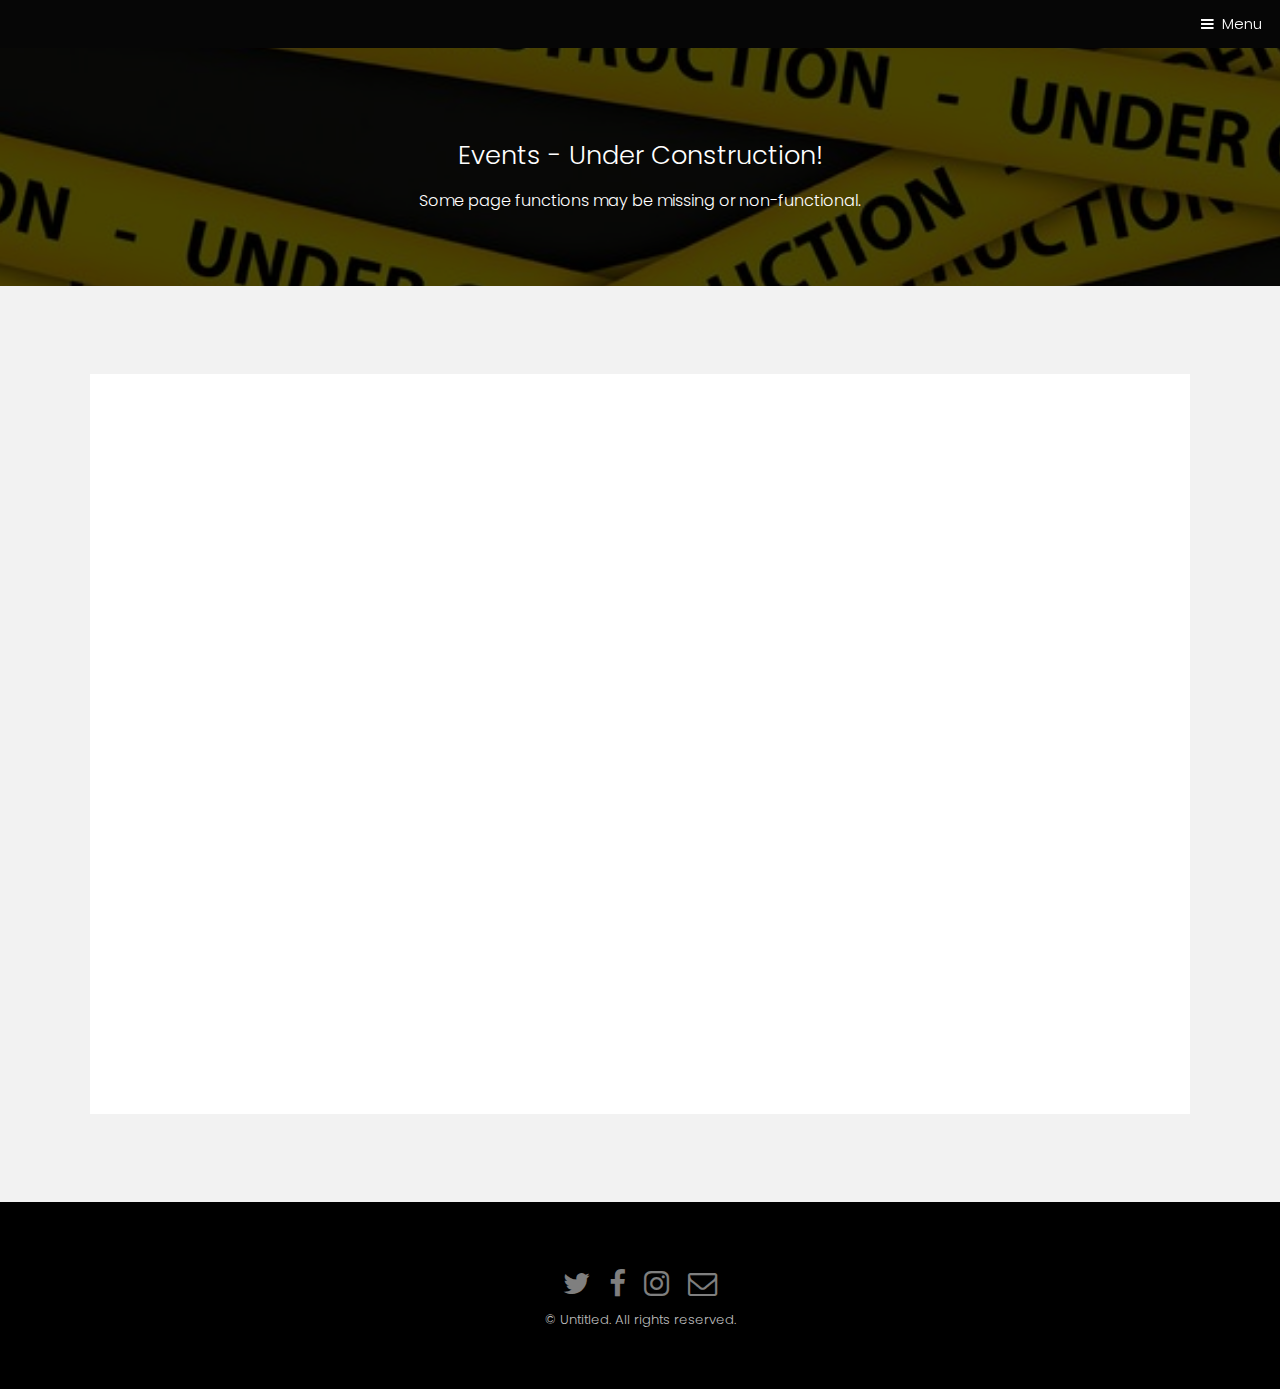
<file: events.html>
<!DOCTYPE HTML>
<!--
	Hielo by TEMPLATED
	templated.co @templatedco
	Released for free under the Creative Commons Attribution 3.0 license (templated.co/license)
-->
<html>
	<head>
		<title>Events · SAE:MOKX</title>
		<meta charset="utf-8" />
		<meta name="viewport" content="width=device-width, initial-scale=1" />
		<link rel="stylesheet" href="assets/css/main.css" />
	</head>
	<body class="subpage">

		<!-- Header -->
			<header id="header">
				<a href="#menu">Menu</a>
			</header>
		<!-- Nav -->
			<nav id="menu">
				<ul class="links">
					<li><a href="index.html">Home</a></li>
					<li><a href="social.html">Social Media</a></li>
					<li><a href="events.html">Events</a></li>
				</ul>
			</nav>

		<!-- One -->
			<section id="One" class="wrapper style3alt">
				<div class="inner">
					<header class="align-center">
<h2>Events - Under Construction!</h2>
					  <h4>Some page functions may be missing or non-functional. </h4>
					</header>
					
				</div>
			</section>

		<!-- Two -->
			<section id="two" class="wrapper style2">
				<div class="inner">
					<div class="box">
						<div class="content"> 
							<p align="center"> 
								<iframe src="https://calendar.google.com/calendar/embed?src=saemokxtestbank%40gmail.com&ctz=America%2FChicago" style="border: 0; display: block;" width="800" height="600" frameborder="0" scrolling="no"></iframe>
							</p>
						</div>
					</div>
				</div>
			</section>

		<!-- Footer -->
			<footer id="footer">
				<div class="container"><ul class="icons">
								<li><a href="https://twitter.com/umkc_sae/" class="icon fa-twitter"><span class="label">Twitter</span></a></li>
								<li><a href="https://www.instagram.com/umkc_sae/" class="icon fa-facebook"><span class="label">Facebook</span></a></li>
								<li><a href="https://www.instagram.com/umkc_sae/" class="icon fa-instagram"><span class="label">Instagram</span></a></li>
								<li><a href="mailto:saemokx1856@gmail.com" class="icon fa-envelope-o"><span class="label">Email</span></a></li>
							</ul> </div>
				<div class="copyright">
					&copy; Untitled. All rights reserved.
				</div>
			</footer>

		<!-- Scripts -->
			<script src="assets/js/jquery.min.js"></script>
			<script src="assets/js/jquery.scrollex.min.js"></script>
			<script src="assets/js/skel.min.js"></script>
			<script src="assets/js/util.js"></script>
			<script src="assets/js/main.js"></script>

	</body>
</html>
</file>
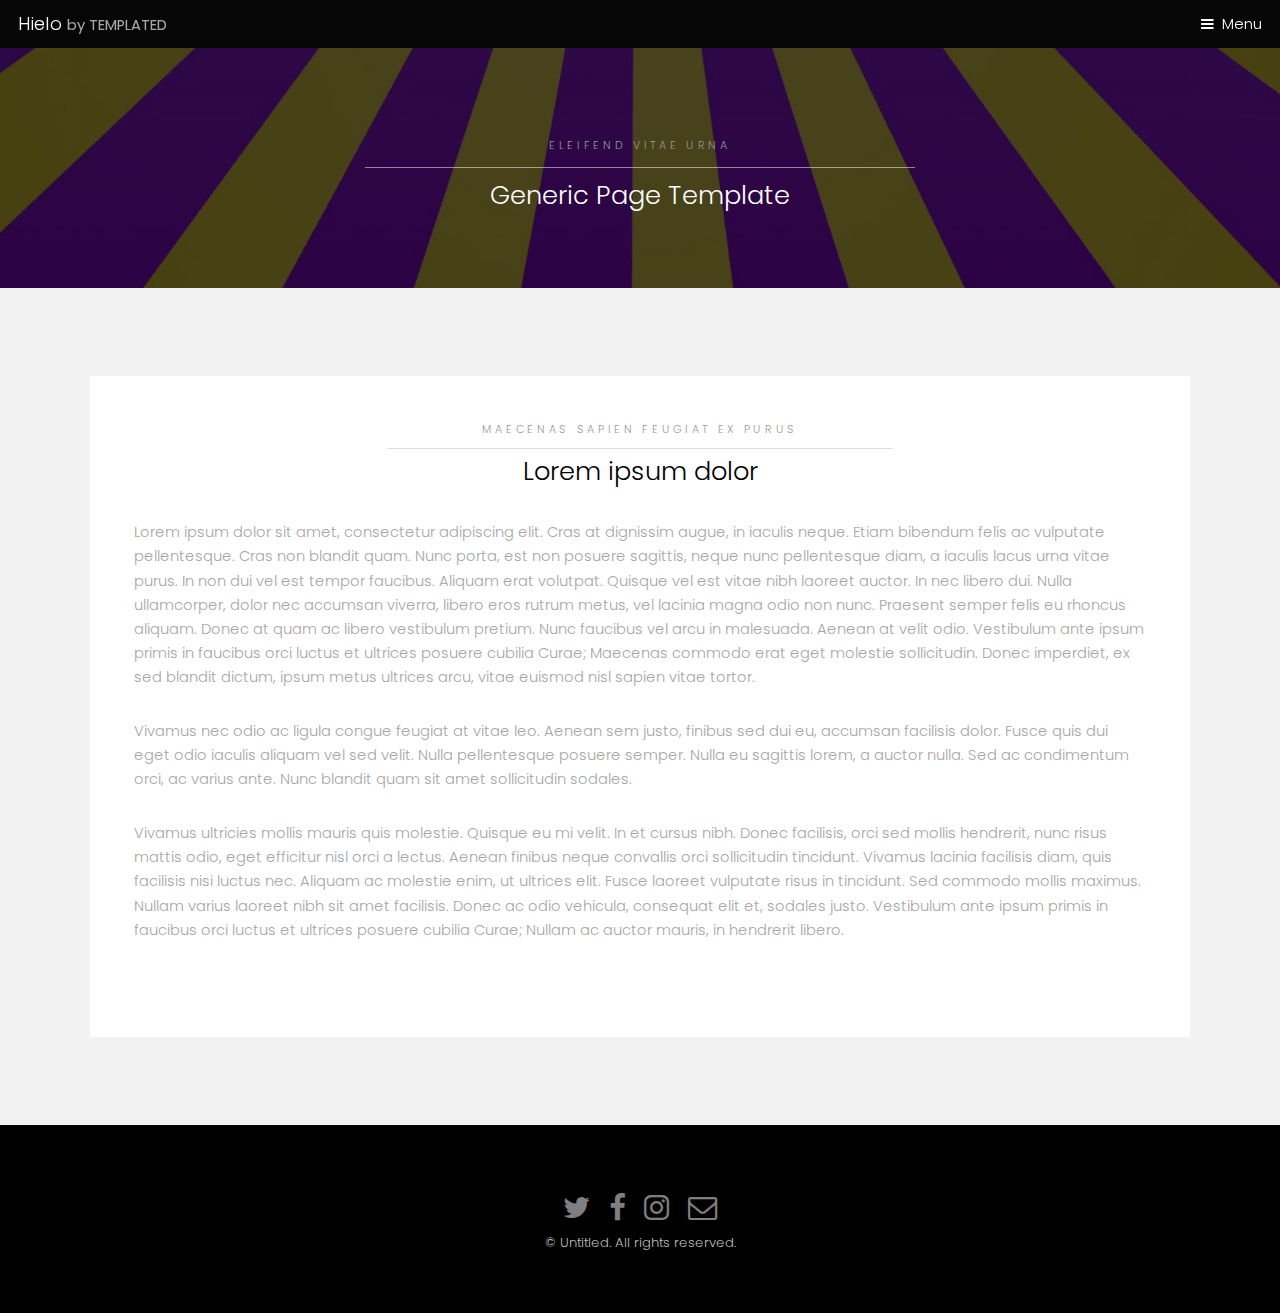
<file: generic.html>
<!DOCTYPE HTML>
<!--
	Hielo by TEMPLATED
	templated.co @templatedco
	Released for free under the Creative Commons Attribution 3.0 license (templated.co/license)
-->
<html>
	<head>
		<title>Hielo by TEMPLATED</title>
		<meta charset="utf-8" />
		<meta name="viewport" content="width=device-width, initial-scale=1" />
		<link rel="stylesheet" href="assets/css/main.css" />
	</head>
	<body class="subpage">

		<!-- Header -->
			<header id="header">
				<div class="logo"><a href="index.html">Hielo <span>by TEMPLATED</span></a></div>
				<a href="#menu">Menu</a>
			</header>

		<!-- Nav -->
			<nav id="menu">
				<ul class="links">
					<li><a href="index.html">Home</a></li>
					<li><a href="generic.html">Generic</a></li>
					<li><a href="elements.html">Elements</a></li>
				</ul>
			</nav>

		<!-- One -->
			<section id="One" class="wrapper style3">
				<div class="inner">
					<header class="align-center">
						<p>Eleifend vitae urna</p>
						<h2>Generic Page Template</h2>
					</header>
				</div>
			</section>

		<!-- Two -->
			<section id="two" class="wrapper style2">
				<div class="inner">
					<div class="box">
						<div class="content">
							<header class="align-center">
								<p>maecenas sapien feugiat ex purus</p>
								<h2>Lorem ipsum dolor</h2>
							</header>
							<p>Lorem ipsum dolor sit amet, consectetur adipiscing elit. Cras at dignissim augue, in iaculis neque. Etiam bibendum felis ac vulputate pellentesque. Cras non blandit quam. Nunc porta, est non posuere sagittis, neque nunc pellentesque diam, a iaculis lacus urna vitae purus. In non dui vel est tempor faucibus. Aliquam erat volutpat. Quisque vel est vitae nibh laoreet auctor. In nec libero dui. Nulla ullamcorper, dolor nec accumsan viverra, libero eros rutrum metus, vel lacinia magna odio non nunc. Praesent semper felis eu rhoncus aliquam. Donec at quam ac libero vestibulum pretium. Nunc faucibus vel arcu in malesuada. Aenean at velit odio. Vestibulum ante ipsum primis in faucibus orci luctus et ultrices posuere cubilia Curae; Maecenas commodo erat eget molestie sollicitudin. Donec imperdiet, ex sed blandit dictum, ipsum metus ultrices arcu, vitae euismod nisl sapien vitae tortor.</p>

							<p>Vivamus nec odio ac ligula congue feugiat at vitae leo. Aenean sem justo, finibus sed dui eu, accumsan facilisis dolor. Fusce quis dui eget odio iaculis aliquam vel sed velit. Nulla pellentesque posuere semper. Nulla eu sagittis lorem, a auctor nulla. Sed ac condimentum orci, ac varius ante. Nunc blandit quam sit amet sollicitudin sodales.</p>

							<p>Vivamus ultricies mollis mauris quis molestie. Quisque eu mi velit. In et cursus nibh. Donec facilisis, orci sed mollis hendrerit, nunc risus mattis odio, eget efficitur nisl orci a lectus. Aenean finibus neque convallis orci sollicitudin tincidunt. Vivamus lacinia facilisis diam, quis facilisis nisi luctus nec. Aliquam ac molestie enim, ut ultrices elit. Fusce laoreet vulputate risus in tincidunt. Sed commodo mollis maximus. Nullam varius laoreet nibh sit amet facilisis. Donec ac odio vehicula, consequat elit et, sodales justo. Vestibulum ante ipsum primis in faucibus orci luctus et ultrices posuere cubilia Curae; Nullam ac auctor mauris, in hendrerit libero. </p>
						</div>
					</div>
				</div>
			</section>

		<!-- Footer -->
			<footer id="footer">
				<div class="container">
					<ul class="icons">
						<li><a href="#" class="icon fa-twitter"><span class="label">Twitter</span></a></li>
						<li><a href="#" class="icon fa-facebook"><span class="label">Facebook</span></a></li>
						<li><a href="#" class="icon fa-instagram"><span class="label">Instagram</span></a></li>
						<li><a href="#" class="icon fa-envelope-o"><span class="label">Email</span></a></li>
					</ul>
				</div>
				<div class="copyright">
					&copy; Untitled. All rights reserved.
				</div>
			</footer>

		<!-- Scripts -->
			<script src="assets/js/jquery.min.js"></script>
			<script src="assets/js/jquery.scrollex.min.js"></script>
			<script src="assets/js/skel.min.js"></script>
			<script src="assets/js/util.js"></script>
			<script src="assets/js/main.js"></script>

	</body>
</html>
</file>
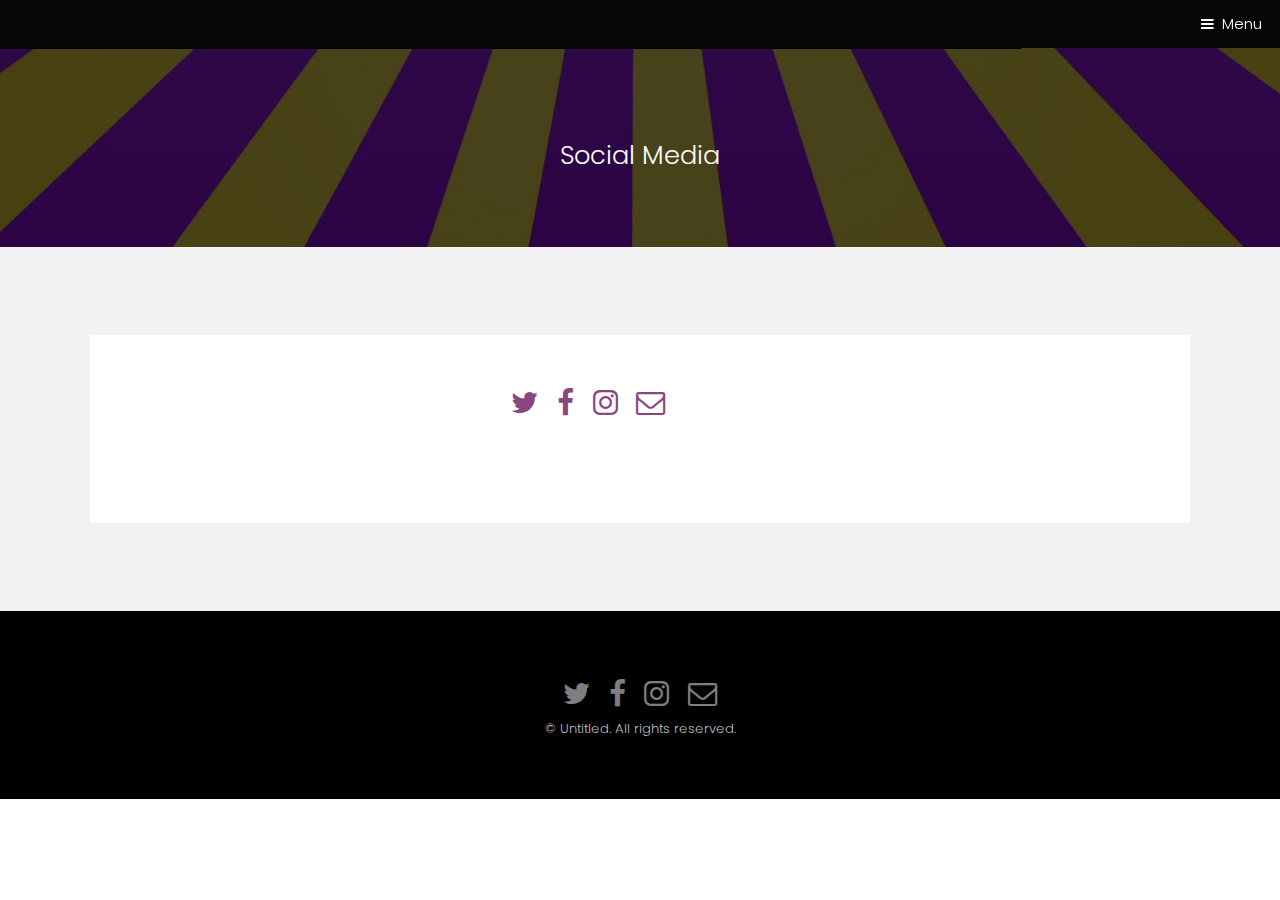
<file: social.html>
<!DOCTYPE HTML>
<!--
	Hielo by TEMPLATED
	templated.co @templatedco
	Released for free under the Creative Commons Attribution 3.0 license (templated.co/license)
-->
<html>
	<head>
		<title>Social Media · SAE:MOKX</title>
		<meta charset="utf-8" />
		<meta name="viewport" content="width=device-width, initial-scale=1" />
		<link rel="stylesheet" href="assets/css/main.css" />
	</head>
	<body class="subpage">

		<!-- Header -->
			<header id="header">
				<div class="logo"></div>
				<a href="#menu">Menu</a>
			</header>

			<!-- Nav -->
			<nav id="menu">
				<ul class="links">
					<li><a href="index.html">Home</a></li>
					<li><a href="social.html">Social Media</a></li>
					<li><a href="events.html">Events</a></li>
				</ul>
			</nav>

		<!-- One -->
			<section id="One" class="wrapper style3">
				<div class="inner">
					<header class="align-center">
					  <h2>Social Media</h2>
					</header>
				</div>
			</section>

		<!-- Two -->
			<section id="two" class="wrapper style2">
				<div class="inner">
					<div class="box">
						<div class="content"><div class="container">
							<ul class="icons">
								<li><a href="https://twitter.com/umkc_sae/" class="icon fa-twitter"><span class="label">Twitter</span></a></li>
								<li><a href="https://www.instagram.com/umkc_sae/" class="icon fa-facebook"><span class="label">Facebook</span></a></li>
								<li><a href="https://www.instagram.com/umkc_sae/" class="icon fa-instagram"><span class="label">Instagram</span></a></li>
								<li><a href="mailto:saemokx1856@gmail.com" class="icon fa-envelope-o"><span class="label">Email</span></a></li>
							</ul>	
				</div>
							
							<script src="https://assets.juicer.io/embed.js" type="text/javascript"></script>
<link href="https://assets.juicer.io/embed.css" media="all" rel="stylesheet" type="text/css" />
<ul class="juicer-feed" data-feed-id="umkc_sae"></ul>
							</div>
					</div>
				</div>
			</section>

		<!-- Footer -->
			<footer id="footer">
				<div class="container"><ul class="icons">
								<li><a href="https://twitter.com/umkc_sae/" class="icon fa-twitter"><span class="label">Twitter</span></a></li>
								<li><a href="https://www.instagram.com/umkc_sae/" class="icon fa-facebook"><span class="label">Facebook</span></a></li>
								<li><a href="https://www.instagram.com/umkc_sae/" class="icon fa-instagram"><span class="label">Instagram</span></a></li>
								<li><a href="mailto:saemokx1856@gmail.com" class="icon fa-envelope-o"><span class="label">Email</span></a></li>
							</ul> </div>
				<div class="copyright">
					&copy; Untitled. All rights reserved.
				</div>
			</footer>

		<!-- Scripts -->
			<script src="assets/js/jquery.min.js"></script>
			<script src="assets/js/jquery.scrollex.min.js"></script>
			<script src="assets/js/skel.min.js"></script>
			<script src="assets/js/util.js"></script>
			<script src="assets/js/main.js"></script>

	</body>
</html>
</file>
<file: assets/css/main.css>
@charset "UTF-8";
@import url(font-awesome.min.css);
@import url("https://fonts.googleapis.com/css?family=Poppins:300,400,500,600,700");

/*
	Hielo by TEMPLATED
	templated.co @templatedco
	Released for free under the Creative Commons Attribution 3.0 license (templated.co/license)
*/

/* Reset */

	html, body, div, span, applet, object, iframe, h1, h2, h3, h4, h5, h6, p, blockquote, pre, a, abbr, acronym, address, big, cite, code, del, dfn, em, img, ins, kbd, q, s, samp, small, strike, strong, sub, sup, tt, var, b, u, i, center, dl, dt, dd, ol, ul, li, fieldset, form, label, legend, table, caption, tbody, tfoot, thead, tr, th, td, article, aside, canvas, details, embed, figure, figcaption, footer, header, hgroup, menu, nav, output, ruby, section, summary, time, mark, audio, video {
		margin: 0;
		padding: 0;
		border: 0;
		font-size: 100%;
		font: inherit;
		vertical-align: baseline;
	}

	article, aside, details, figcaption, figure, footer, header, hgroup, menu, nav, section {
		display: block;
	}

	body {
		line-height: 1;
	}

	ol, ul {
		list-style: none;
	}

	blockquote, q {
		quotes: none;
	}

	blockquote:before, blockquote:after, q:before, q:after {
		content: '';
		content: none;
	}

	table {
		border-collapse: collapse;
		border-spacing: 0;
	}

	body {
		-webkit-text-size-adjust: none;
	}

/* Box Model */

	*, *:before, *:after {
		-moz-box-sizing: border-box;
		-webkit-box-sizing: border-box;
		box-sizing: border-box;
	}

/* Containers */

	.container {
		margin-left: auto;
		margin-right: auto;
	}

	.container.\31 25\25 {
		width: 100%;
		max-width: 100rem;
		min-width: 80rem;
	}

	.container.\37 5\25 {
		width: 60rem;
	}

	.container.\35 0\25 {
		width: 40rem;
	}

	.container.\32 5\25 {
		width: 20rem;
	}

	.container {
		width: 80rem;
	}

	@media screen and (max-width: 1680px) {

		.container.\31 25\25 {
			width: 100%;
			max-width: 100rem;
			min-width: 80rem;
		}

		.container.\37 5\25 {
			width: 60rem;
		}

		.container.\35 0\25 {
			width: 40rem;
		}

		.container.\32 5\25 {
			width: 20rem;
		}

		.container {
			width: 80rem;
		}

	}

	@media screen and (max-width: 1280px) {

		.container.\31 25\25 {
			width: 100%;
			max-width: 81.25rem;
			min-width: 65rem;
		}

		.container.\37 5\25 {
			width: 48.75rem;
		}

		.container.\35 0\25 {
			width: 32.5rem;
		}

		.container.\32 5\25 {
			width: 16.25rem;
		}

		.container {
			width: 65rem;
		}

	}

	@media screen and (max-width: 980px) {

		.container.\31 25\25 {
			width: 100%;
			max-width: 112.5%;
			min-width: 90%;
		}

		.container.\37 5\25 {
			width: 67.5%;
		}

		.container.\35 0\25 {
			width: 45%;
		}

		.container.\32 5\25 {
			width: 22.5%;
		}

		.container {
			width: 90%;
		}

	}

	@media screen and (max-width: 736px) {

		.container.\31 25\25 {
			width: 100%;
			max-width: 112.5%;
			min-width: 90%;
		}

		.container.\37 5\25 {
			width: 67.5%;
		}

		.container.\35 0\25 {
			width: 45%;
		}

		.container.\32 5\25 {
			width: 22.5%;
		}

		.container {
			width: 90% !important;
		}

	}

	@media screen and (max-width: 480px) {

		.container.\31 25\25 {
			width: 100%;
			max-width: 112.5%;
			min-width: 90%;
		}

		.container.\37 5\25 {
			width: 67.5%;
		}

		.container.\35 0\25 {
			width: 45%;
		}

		.container.\32 5\25 {
			width: 22.5%;
		}

		.container {
			width: 90% !important;
		}

	}

/* Grid */

	.row {
		border-bottom: solid 1px transparent;
		-moz-box-sizing: border-box;
		-webkit-box-sizing: border-box;
		box-sizing: border-box;
	}

	.row > * {
		float: left;
		-moz-box-sizing: border-box;
		-webkit-box-sizing: border-box;
		box-sizing: border-box;
	}

	.row:after, .row:before {
		content: '';
		display: block;
		clear: both;
		height: 0;
	}

	.row.uniform > * > :first-child {
		margin-top: 0;
	}

	.row.uniform > * > :last-child {
		margin-bottom: 0;
	}

	.row.\30 \25 > * {
		padding: 0 0 0 0rem;
	}

	.row.\30 \25 {
		margin: 0 0 -1px 0rem;
	}

	.row.uniform.\30 \25 > * {
		padding: 0rem 0 0 0rem;
	}

	.row.uniform.\30 \25 {
		margin: 0rem 0 -1px 0rem;
	}

	.row > * {
		padding: 0 0 0 2rem;
	}

	.row {
		margin: 0 0 -1px -2rem;
	}

	.row.uniform > * {
		padding: 2rem 0 0 2rem;
	}

	.row.uniform {
		margin: -2rem 0 -1px -2rem;
	}

	.row.\32 00\25 > * {
		padding: 0 0 0 4rem;
	}

	.row.\32 00\25 {
		margin: 0 0 -1px -4rem;
	}

	.row.uniform.\32 00\25 > * {
		padding: 4rem 0 0 4rem;
	}

	.row.uniform.\32 00\25 {
		margin: -4rem 0 -1px -4rem;
	}

	.row.\31 50\25 > * {
		padding: 0 0 0 3rem;
	}

	.row.\31 50\25 {
		margin: 0 0 -1px -3rem;
	}

	.row.uniform.\31 50\25 > * {
		padding: 3rem 0 0 3rem;
	}

	.row.uniform.\31 50\25 {
		margin: -3rem 0 -1px -3rem;
	}

	.row.\35 0\25 > * {
		padding: 0 0 0 1rem;
	}

	.row.\35 0\25 {
		margin: 0 0 -1px -1rem;
	}

	.row.uniform.\35 0\25 > * {
		padding: 1rem 0 0 1rem;
	}

	.row.uniform.\35 0\25 {
		margin: -1rem 0 -1px -1rem;
	}

	.row.\32 5\25 > * {
		padding: 0 0 0 0.5rem;
	}

	.row.\32 5\25 {
		margin: 0 0 -1px -0.5rem;
	}

	.row.uniform.\32 5\25 > * {
		padding: 0.5rem 0 0 0.5rem;
	}

	.row.uniform.\32 5\25 {
		margin: -0.5rem 0 -1px -0.5rem;
	}

	.\31 2u, .\31 2u\24 {
		width: 100%;
		clear: none;
		margin-left: 0;
	}

	.\31 1u, .\31 1u\24 {
		width: 91.6666666667%;
		clear: none;
		margin-left: 0;
	}

	.\31 0u, .\31 0u\24 {
		width: 83.3333333333%;
		clear: none;
		margin-left: 0;
	}

	.\39 u, .\39 u\24 {
		width: 75%;
		clear: none;
		margin-left: 0;
	}

	.\38 u, .\38 u\24 {
		width: 66.6666666667%;
		clear: none;
		margin-left: 0;
	}

	.\37 u, .\37 u\24 {
		width: 58.3333333333%;
		clear: none;
		margin-left: 0;
	}

	.\36 u, .\36 u\24 {
		width: 50%;
		clear: none;
		margin-left: 0;
	}

	.\35 u, .\35 u\24 {
		width: 41.6666666667%;
		clear: none;
		margin-left: 0;
	}

	.\34 u, .\34 u\24 {
		width: 33.3333333333%;
		clear: none;
		margin-left: 0;
	}

	.\33 u, .\33 u\24 {
		width: 25%;
		clear: none;
		margin-left: 0;
	}

	.\32 u, .\32 u\24 {
		width: 16.6666666667%;
		clear: none;
		margin-left: 0;
	}

	.\31 u, .\31 u\24 {
		width: 8.3333333333%;
		clear: none;
		margin-left: 0;
	}

	.\31 2u\24 + *,
	.\31 1u\24 + *,
	.\31 0u\24 + *,
	.\39 u\24 + *,
	.\38 u\24 + *,
	.\37 u\24 + *,
	.\36 u\24 + *,
	.\35 u\24 + *,
	.\34 u\24 + *,
	.\33 u\24 + *,
	.\32 u\24 + *,
	.\31 u\24 + * {
		clear: left;
	}

	.\-11u {
		margin-left: 91.66667%;
	}

	.\-10u {
		margin-left: 83.33333%;
	}

	.\-9u {
		margin-left: 75%;
	}

	.\-8u {
		margin-left: 66.66667%;
	}

	.\-7u {
		margin-left: 58.33333%;
	}

	.\-6u {
		margin-left: 50%;
	}

	.\-5u {
		margin-left: 41.66667%;
	}

	.\-4u {
		margin-left: 33.33333%;
	}

	.\-3u {
		margin-left: 25%;
	}

	.\-2u {
		margin-left: 16.66667%;
	}

	.\-1u {
		margin-left: 8.33333%;
	}

	@media screen and (max-width: 1680px) {

		.row > * {
			padding: 0 0 0 2rem;
		}

		.row {
			margin: 0 0 -1px -2rem;
		}

		.row.uniform > * {
			padding: 2rem 0 0 2rem;
		}

		.row.uniform {
			margin: -2rem 0 -1px -2rem;
		}

		.row.\32 00\25 > * {
			padding: 0 0 0 4rem;
		}

		.row.\32 00\25 {
			margin: 0 0 -1px -4rem;
		}

		.row.uniform.\32 00\25 > * {
			padding: 4rem 0 0 4rem;
		}

		.row.uniform.\32 00\25 {
			margin: -4rem 0 -1px -4rem;
		}

		.row.\31 50\25 > * {
			padding: 0 0 0 3rem;
		}

		.row.\31 50\25 {
			margin: 0 0 -1px -3rem;
		}

		.row.uniform.\31 50\25 > * {
			padding: 3rem 0 0 3rem;
		}

		.row.uniform.\31 50\25 {
			margin: -3rem 0 -1px -3rem;
		}

		.row.\35 0\25 > * {
			padding: 0 0 0 1rem;
		}

		.row.\35 0\25 {
			margin: 0 0 -1px -1rem;
		}

		.row.uniform.\35 0\25 > * {
			padding: 1rem 0 0 1rem;
		}

		.row.uniform.\35 0\25 {
			margin: -1rem 0 -1px -1rem;
		}

		.row.\32 5\25 > * {
			padding: 0 0 0 0.5rem;
		}

		.row.\32 5\25 {
			margin: 0 0 -1px -0.5rem;
		}

		.row.uniform.\32 5\25 > * {
			padding: 0.5rem 0 0 0.5rem;
		}

		.row.uniform.\32 5\25 {
			margin: -0.5rem 0 -1px -0.5rem;
		}

		.\31 2u\28xlarge\29, .\31 2u\24\28xlarge\29 {
			width: 100%;
			clear: none;
			margin-left: 0;
		}

		.\31 1u\28xlarge\29, .\31 1u\24\28xlarge\29 {
			width: 91.6666666667%;
			clear: none;
			margin-left: 0;
		}

		.\31 0u\28xlarge\29, .\31 0u\24\28xlarge\29 {
			width: 83.3333333333%;
			clear: none;
			margin-left: 0;
		}

		.\39 u\28xlarge\29, .\39 u\24\28xlarge\29 {
			width: 75%;
			clear: none;
			margin-left: 0;
		}

		.\38 u\28xlarge\29, .\38 u\24\28xlarge\29 {
			width: 66.6666666667%;
			clear: none;
			margin-left: 0;
		}

		.\37 u\28xlarge\29, .\37 u\24\28xlarge\29 {
			width: 58.3333333333%;
			clear: none;
			margin-left: 0;
		}

		.\36 u\28xlarge\29, .\36 u\24\28xlarge\29 {
			width: 50%;
			clear: none;
			margin-left: 0;
		}

		.\35 u\28xlarge\29, .\35 u\24\28xlarge\29 {
			width: 41.6666666667%;
			clear: none;
			margin-left: 0;
		}

		.\34 u\28xlarge\29, .\34 u\24\28xlarge\29 {
			width: 33.3333333333%;
			clear: none;
			margin-left: 0;
		}

		.\33 u\28xlarge\29, .\33 u\24\28xlarge\29 {
			width: 25%;
			clear: none;
			margin-left: 0;
		}

		.\32 u\28xlarge\29, .\32 u\24\28xlarge\29 {
			width: 16.6666666667%;
			clear: none;
			margin-left: 0;
		}

		.\31 u\28xlarge\29, .\31 u\24\28xlarge\29 {
			width: 8.3333333333%;
			clear: none;
			margin-left: 0;
		}

		.\31 2u\24\28xlarge\29 + *,
		.\31 1u\24\28xlarge\29 + *,
		.\31 0u\24\28xlarge\29 + *,
		.\39 u\24\28xlarge\29 + *,
		.\38 u\24\28xlarge\29 + *,
		.\37 u\24\28xlarge\29 + *,
		.\36 u\24\28xlarge\29 + *,
		.\35 u\24\28xlarge\29 + *,
		.\34 u\24\28xlarge\29 + *,
		.\33 u\24\28xlarge\29 + *,
		.\32 u\24\28xlarge\29 + *,
		.\31 u\24\28xlarge\29 + * {
			clear: left;
		}

		.\-11u\28xlarge\29 {
			margin-left: 91.66667%;
		}

		.\-10u\28xlarge\29 {
			margin-left: 83.33333%;
		}

		.\-9u\28xlarge\29 {
			margin-left: 75%;
		}

		.\-8u\28xlarge\29 {
			margin-left: 66.66667%;
		}

		.\-7u\28xlarge\29 {
			margin-left: 58.33333%;
		}

		.\-6u\28xlarge\29 {
			margin-left: 50%;
		}

		.\-5u\28xlarge\29 {
			margin-left: 41.66667%;
		}

		.\-4u\28xlarge\29 {
			margin-left: 33.33333%;
		}

		.\-3u\28xlarge\29 {
			margin-left: 25%;
		}

		.\-2u\28xlarge\29 {
			margin-left: 16.66667%;
		}

		.\-1u\28xlarge\29 {
			margin-left: 8.33333%;
		}

	}

	@media screen and (max-width: 1280px) {

		.row > * {
			padding: 0 0 0 1.5rem;
		}

		.row {
			margin: 0 0 -1px -1.5rem;
		}

		.row.uniform > * {
			padding: 1.5rem 0 0 1.5rem;
		}

		.row.uniform {
			margin: -1.5rem 0 -1px -1.5rem;
		}

		.row.\32 00\25 > * {
			padding: 0 0 0 3rem;
		}

		.row.\32 00\25 {
			margin: 0 0 -1px -3rem;
		}

		.row.uniform.\32 00\25 > * {
			padding: 3rem 0 0 3rem;
		}

		.row.uniform.\32 00\25 {
			margin: -3rem 0 -1px -3rem;
		}

		.row.\31 50\25 > * {
			padding: 0 0 0 2.25rem;
		}

		.row.\31 50\25 {
			margin: 0 0 -1px -2.25rem;
		}

		.row.uniform.\31 50\25 > * {
			padding: 2.25rem 0 0 2.25rem;
		}

		.row.uniform.\31 50\25 {
			margin: -2.25rem 0 -1px -2.25rem;
		}

		.row.\35 0\25 > * {
			padding: 0 0 0 0.75rem;
		}

		.row.\35 0\25 {
			margin: 0 0 -1px -0.75rem;
		}

		.row.uniform.\35 0\25 > * {
			padding: 0.75rem 0 0 0.75rem;
		}

		.row.uniform.\35 0\25 {
			margin: -0.75rem 0 -1px -0.75rem;
		}

		.row.\32 5\25 > * {
			padding: 0 0 0 0.375rem;
		}

		.row.\32 5\25 {
			margin: 0 0 -1px -0.375rem;
		}

		.row.uniform.\32 5\25 > * {
			padding: 0.375rem 0 0 0.375rem;
		}

		.row.uniform.\32 5\25 {
			margin: -0.375rem 0 -1px -0.375rem;
		}

		.\31 2u\28large\29, .\31 2u\24\28large\29 {
			width: 100%;
			clear: none;
			margin-left: 0;
		}

		.\31 1u\28large\29, .\31 1u\24\28large\29 {
			width: 91.6666666667%;
			clear: none;
			margin-left: 0;
		}

		.\31 0u\28large\29, .\31 0u\24\28large\29 {
			width: 83.3333333333%;
			clear: none;
			margin-left: 0;
		}

		.\39 u\28large\29, .\39 u\24\28large\29 {
			width: 75%;
			clear: none;
			margin-left: 0;
		}

		.\38 u\28large\29, .\38 u\24\28large\29 {
			width: 66.6666666667%;
			clear: none;
			margin-left: 0;
		}

		.\37 u\28large\29, .\37 u\24\28large\29 {
			width: 58.3333333333%;
			clear: none;
			margin-left: 0;
		}

		.\36 u\28large\29, .\36 u\24\28large\29 {
			width: 50%;
			clear: none;
			margin-left: 0;
		}

		.\35 u\28large\29, .\35 u\24\28large\29 {
			width: 41.6666666667%;
			clear: none;
			margin-left: 0;
		}

		.\34 u\28large\29, .\34 u\24\28large\29 {
			width: 33.3333333333%;
			clear: none;
			margin-left: 0;
		}

		.\33 u\28large\29, .\33 u\24\28large\29 {
			width: 25%;
			clear: none;
			margin-left: 0;
		}

		.\32 u\28large\29, .\32 u\24\28large\29 {
			width: 16.6666666667%;
			clear: none;
			margin-left: 0;
		}

		.\31 u\28large\29, .\31 u\24\28large\29 {
			width: 8.3333333333%;
			clear: none;
			margin-left: 0;
		}

		.\31 2u\24\28large\29 + *,
		.\31 1u\24\28large\29 + *,
		.\31 0u\24\28large\29 + *,
		.\39 u\24\28large\29 + *,
		.\38 u\24\28large\29 + *,
		.\37 u\24\28large\29 + *,
		.\36 u\24\28large\29 + *,
		.\35 u\24\28large\29 + *,
		.\34 u\24\28large\29 + *,
		.\33 u\24\28large\29 + *,
		.\32 u\24\28large\29 + *,
		.\31 u\24\28large\29 + * {
			clear: left;
		}

		.\-11u\28large\29 {
			margin-left: 91.66667%;
		}

		.\-10u\28large\29 {
			margin-left: 83.33333%;
		}

		.\-9u\28large\29 {
			margin-left: 75%;
		}

		.\-8u\28large\29 {
			margin-left: 66.66667%;
		}

		.\-7u\28large\29 {
			margin-left: 58.33333%;
		}

		.\-6u\28large\29 {
			margin-left: 50%;
		}

		.\-5u\28large\29 {
			margin-left: 41.66667%;
		}

		.\-4u\28large\29 {
			margin-left: 33.33333%;
		}

		.\-3u\28large\29 {
			margin-left: 25%;
		}

		.\-2u\28large\29 {
			margin-left: 16.66667%;
		}

		.\-1u\28large\29 {
			margin-left: 8.33333%;
		}

	}

	@media screen and (max-width: 980px) {

		.row > * {
			padding: 0 0 0 1.5rem;
		}

		.row {
			margin: 0 0 -1px -1.5rem;
		}

		.row.uniform > * {
			padding: 1.5rem 0 0 1.5rem;
		}

		.row.uniform {
			margin: -1.5rem 0 -1px -1.5rem;
		}

		.row.\32 00\25 > * {
			padding: 0 0 0 3rem;
		}

		.row.\32 00\25 {
			margin: 0 0 -1px -3rem;
		}

		.row.uniform.\32 00\25 > * {
			padding: 3rem 0 0 3rem;
		}

		.row.uniform.\32 00\25 {
			margin: -3rem 0 -1px -3rem;
		}

		.row.\31 50\25 > * {
			padding: 0 0 0 2.25rem;
		}

		.row.\31 50\25 {
			margin: 0 0 -1px -2.25rem;
		}

		.row.uniform.\31 50\25 > * {
			padding: 2.25rem 0 0 2.25rem;
		}

		.row.uniform.\31 50\25 {
			margin: -2.25rem 0 -1px -2.25rem;
		}

		.row.\35 0\25 > * {
			padding: 0 0 0 0.75rem;
		}

		.row.\35 0\25 {
			margin: 0 0 -1px -0.75rem;
		}

		.row.uniform.\35 0\25 > * {
			padding: 0.75rem 0 0 0.75rem;
		}

		.row.uniform.\35 0\25 {
			margin: -0.75rem 0 -1px -0.75rem;
		}

		.row.\32 5\25 > * {
			padding: 0 0 0 0.375rem;
		}

		.row.\32 5\25 {
			margin: 0 0 -1px -0.375rem;
		}

		.row.uniform.\32 5\25 > * {
			padding: 0.375rem 0 0 0.375rem;
		}

		.row.uniform.\32 5\25 {
			margin: -0.375rem 0 -1px -0.375rem;
		}

		.\31 2u\28medium\29, .\31 2u\24\28medium\29 {
			width: 100%;
			clear: none;
			margin-left: 0;
		}

		.\31 1u\28medium\29, .\31 1u\24\28medium\29 {
			width: 91.6666666667%;
			clear: none;
			margin-left: 0;
		}

		.\31 0u\28medium\29, .\31 0u\24\28medium\29 {
			width: 83.3333333333%;
			clear: none;
			margin-left: 0;
		}

		.\39 u\28medium\29, .\39 u\24\28medium\29 {
			width: 75%;
			clear: none;
			margin-left: 0;
		}

		.\38 u\28medium\29, .\38 u\24\28medium\29 {
			width: 66.6666666667%;
			clear: none;
			margin-left: 0;
		}

		.\37 u\28medium\29, .\37 u\24\28medium\29 {
			width: 58.3333333333%;
			clear: none;
			margin-left: 0;
		}

		.\36 u\28medium\29, .\36 u\24\28medium\29 {
			width: 50%;
			clear: none;
			margin-left: 0;
		}

		.\35 u\28medium\29, .\35 u\24\28medium\29 {
			width: 41.6666666667%;
			clear: none;
			margin-left: 0;
		}

		.\34 u\28medium\29, .\34 u\24\28medium\29 {
			width: 33.3333333333%;
			clear: none;
			margin-left: 0;
		}

		.\33 u\28medium\29, .\33 u\24\28medium\29 {
			width: 25%;
			clear: none;
			margin-left: 0;
		}

		.\32 u\28medium\29, .\32 u\24\28medium\29 {
			width: 16.6666666667%;
			clear: none;
			margin-left: 0;
		}

		.\31 u\28medium\29, .\31 u\24\28medium\29 {
			width: 8.3333333333%;
			clear: none;
			margin-left: 0;
		}

		.\31 2u\24\28medium\29 + *,
		.\31 1u\24\28medium\29 + *,
		.\31 0u\24\28medium\29 + *,
		.\39 u\24\28medium\29 + *,
		.\38 u\24\28medium\29 + *,
		.\37 u\24\28medium\29 + *,
		.\36 u\24\28medium\29 + *,
		.\35 u\24\28medium\29 + *,
		.\34 u\24\28medium\29 + *,
		.\33 u\24\28medium\29 + *,
		.\32 u\24\28medium\29 + *,
		.\31 u\24\28medium\29 + * {
			clear: left;
		}

		.\-11u\28medium\29 {
			margin-left: 91.66667%;
		}

		.\-10u\28medium\29 {
			margin-left: 83.33333%;
		}

		.\-9u\28medium\29 {
			margin-left: 75%;
		}

		.\-8u\28medium\29 {
			margin-left: 66.66667%;
		}

		.\-7u\28medium\29 {
			margin-left: 58.33333%;
		}

		.\-6u\28medium\29 {
			margin-left: 50%;
		}

		.\-5u\28medium\29 {
			margin-left: 41.66667%;
		}

		.\-4u\28medium\29 {
			margin-left: 33.33333%;
		}

		.\-3u\28medium\29 {
			margin-left: 25%;
		}

		.\-2u\28medium\29 {
			margin-left: 16.66667%;
		}

		.\-1u\28medium\29 {
			margin-left: 8.33333%;
		}

	}

	@media screen and (max-width: 736px) {

		.row > * {
			padding: 0 0 0 1.25rem;
		}

		.row {
			margin: 0 0 -1px -1.25rem;
		}

		.row.uniform > * {
			padding: 1.25rem 0 0 1.25rem;
		}

		.row.uniform {
			margin: -1.25rem 0 -1px -1.25rem;
		}

		.row.\32 00\25 > * {
			padding: 0 0 0 2.5rem;
		}

		.row.\32 00\25 {
			margin: 0 0 -1px -2.5rem;
		}

		.row.uniform.\32 00\25 > * {
			padding: 2.5rem 0 0 2.5rem;
		}

		.row.uniform.\32 00\25 {
			margin: -2.5rem 0 -1px -2.5rem;
		}

		.row.\31 50\25 > * {
			padding: 0 0 0 1.875rem;
		}

		.row.\31 50\25 {
			margin: 0 0 -1px -1.875rem;
		}

		.row.uniform.\31 50\25 > * {
			padding: 1.875rem 0 0 1.875rem;
		}

		.row.uniform.\31 50\25 {
			margin: -1.875rem 0 -1px -1.875rem;
		}

		.row.\35 0\25 > * {
			padding: 0 0 0 0.625rem;
		}

		.row.\35 0\25 {
			margin: 0 0 -1px -0.625rem;
		}

		.row.uniform.\35 0\25 > * {
			padding: 0.625rem 0 0 0.625rem;
		}

		.row.uniform.\35 0\25 {
			margin: -0.625rem 0 -1px -0.625rem;
		}

		.row.\32 5\25 > * {
			padding: 0 0 0 0.3125rem;
		}

		.row.\32 5\25 {
			margin: 0 0 -1px -0.3125rem;
		}

		.row.uniform.\32 5\25 > * {
			padding: 0.3125rem 0 0 0.3125rem;
		}

		.row.uniform.\32 5\25 {
			margin: -0.3125rem 0 -1px -0.3125rem;
		}

		.\31 2u\28small\29, .\31 2u\24\28small\29 {
			width: 100%;
			clear: none;
			margin-left: 0;
		}

		.\31 1u\28small\29, .\31 1u\24\28small\29 {
			width: 91.6666666667%;
			clear: none;
			margin-left: 0;
		}

		.\31 0u\28small\29, .\31 0u\24\28small\29 {
			width: 83.3333333333%;
			clear: none;
			margin-left: 0;
		}

		.\39 u\28small\29, .\39 u\24\28small\29 {
			width: 75%;
			clear: none;
			margin-left: 0;
		}

		.\38 u\28small\29, .\38 u\24\28small\29 {
			width: 66.6666666667%;
			clear: none;
			margin-left: 0;
		}

		.\37 u\28small\29, .\37 u\24\28small\29 {
			width: 58.3333333333%;
			clear: none;
			margin-left: 0;
		}

		.\36 u\28small\29, .\36 u\24\28small\29 {
			width: 50%;
			clear: none;
			margin-left: 0;
		}

		.\35 u\28small\29, .\35 u\24\28small\29 {
			width: 41.6666666667%;
			clear: none;
			margin-left: 0;
		}

		.\34 u\28small\29, .\34 u\24\28small\29 {
			width: 33.3333333333%;
			clear: none;
			margin-left: 0;
		}

		.\33 u\28small\29, .\33 u\24\28small\29 {
			width: 25%;
			clear: none;
			margin-left: 0;
		}

		.\32 u\28small\29, .\32 u\24\28small\29 {
			width: 16.6666666667%;
			clear: none;
			margin-left: 0;
		}

		.\31 u\28small\29, .\31 u\24\28small\29 {
			width: 8.3333333333%;
			clear: none;
			margin-left: 0;
		}

		.\31 2u\24\28small\29 + *,
		.\31 1u\24\28small\29 + *,
		.\31 0u\24\28small\29 + *,
		.\39 u\24\28small\29 + *,
		.\38 u\24\28small\29 + *,
		.\37 u\24\28small\29 + *,
		.\36 u\24\28small\29 + *,
		.\35 u\24\28small\29 + *,
		.\34 u\24\28small\29 + *,
		.\33 u\24\28small\29 + *,
		.\32 u\24\28small\29 + *,
		.\31 u\24\28small\29 + * {
			clear: left;
		}

		.\-11u\28small\29 {
			margin-left: 91.66667%;
		}

		.\-10u\28small\29 {
			margin-left: 83.33333%;
		}

		.\-9u\28small\29 {
			margin-left: 75%;
		}

		.\-8u\28small\29 {
			margin-left: 66.66667%;
		}

		.\-7u\28small\29 {
			margin-left: 58.33333%;
		}

		.\-6u\28small\29 {
			margin-left: 50%;
		}

		.\-5u\28small\29 {
			margin-left: 41.66667%;
		}

		.\-4u\28small\29 {
			margin-left: 33.33333%;
		}

		.\-3u\28small\29 {
			margin-left: 25%;
		}

		.\-2u\28small\29 {
			margin-left: 16.66667%;
		}

		.\-1u\28small\29 {
			margin-left: 8.33333%;
		}

	}

	@media screen and (max-width: 480px) {

		.row > * {
			padding: 0 0 0 1.25rem;
		}

		.row {
			margin: 0 0 -1px -1.25rem;
		}

		.row.uniform > * {
			padding: 1.25rem 0 0 1.25rem;
		}

		.row.uniform {
			margin: -1.25rem 0 -1px -1.25rem;
		}

		.row.\32 00\25 > * {
			padding: 0 0 0 2.5rem;
		}

		.row.\32 00\25 {
			margin: 0 0 -1px -2.5rem;
		}

		.row.uniform.\32 00\25 > * {
			padding: 2.5rem 0 0 2.5rem;
		}

		.row.uniform.\32 00\25 {
			margin: -2.5rem 0 -1px -2.5rem;
		}

		.row.\31 50\25 > * {
			padding: 0 0 0 1.875rem;
		}

		.row.\31 50\25 {
			margin: 0 0 -1px -1.875rem;
		}

		.row.uniform.\31 50\25 > * {
			padding: 1.875rem 0 0 1.875rem;
		}

		.row.uniform.\31 50\25 {
			margin: -1.875rem 0 -1px -1.875rem;
		}

		.row.\35 0\25 > * {
			padding: 0 0 0 0.625rem;
		}

		.row.\35 0\25 {
			margin: 0 0 -1px -0.625rem;
		}

		.row.uniform.\35 0\25 > * {
			padding: 0.625rem 0 0 0.625rem;
		}

		.row.uniform.\35 0\25 {
			margin: -0.625rem 0 -1px -0.625rem;
		}

		.row.\32 5\25 > * {
			padding: 0 0 0 0.3125rem;
		}

		.row.\32 5\25 {
			margin: 0 0 -1px -0.3125rem;
		}

		.row.uniform.\32 5\25 > * {
			padding: 0.3125rem 0 0 0.3125rem;
		}

		.row.uniform.\32 5\25 {
			margin: -0.3125rem 0 -1px -0.3125rem;
		}

		.\31 2u\28xsmall\29, .\31 2u\24\28xsmall\29 {
			width: 100%;
			clear: none;
			margin-left: 0;
		}

		.\31 1u\28xsmall\29, .\31 1u\24\28xsmall\29 {
			width: 91.6666666667%;
			clear: none;
			margin-left: 0;
		}

		.\31 0u\28xsmall\29, .\31 0u\24\28xsmall\29 {
			width: 83.3333333333%;
			clear: none;
			margin-left: 0;
		}

		.\39 u\28xsmall\29, .\39 u\24\28xsmall\29 {
			width: 75%;
			clear: none;
			margin-left: 0;
		}

		.\38 u\28xsmall\29, .\38 u\24\28xsmall\29 {
			width: 66.6666666667%;
			clear: none;
			margin-left: 0;
		}

		.\37 u\28xsmall\29, .\37 u\24\28xsmall\29 {
			width: 58.3333333333%;
			clear: none;
			margin-left: 0;
		}

		.\36 u\28xsmall\29, .\36 u\24\28xsmall\29 {
			width: 50%;
			clear: none;
			margin-left: 0;
		}

		.\35 u\28xsmall\29, .\35 u\24\28xsmall\29 {
			width: 41.6666666667%;
			clear: none;
			margin-left: 0;
		}

		.\34 u\28xsmall\29, .\34 u\24\28xsmall\29 {
			width: 33.3333333333%;
			clear: none;
			margin-left: 0;
		}

		.\33 u\28xsmall\29, .\33 u\24\28xsmall\29 {
			width: 25%;
			clear: none;
			margin-left: 0;
		}

		.\32 u\28xsmall\29, .\32 u\24\28xsmall\29 {
			width: 16.6666666667%;
			clear: none;
			margin-left: 0;
		}

		.\31 u\28xsmall\29, .\31 u\24\28xsmall\29 {
			width: 8.3333333333%;
			clear: none;
			margin-left: 0;
		}

		.\31 2u\24\28xsmall\29 + *,
		.\31 1u\24\28xsmall\29 + *,
		.\31 0u\24\28xsmall\29 + *,
		.\39 u\24\28xsmall\29 + *,
		.\38 u\24\28xsmall\29 + *,
		.\37 u\24\28xsmall\29 + *,
		.\36 u\24\28xsmall\29 + *,
		.\35 u\24\28xsmall\29 + *,
		.\34 u\24\28xsmall\29 + *,
		.\33 u\24\28xsmall\29 + *,
		.\32 u\24\28xsmall\29 + *,
		.\31 u\24\28xsmall\29 + * {
			clear: left;
		}

		.\-11u\28xsmall\29 {
			margin-left: 91.66667%;
		}

		.\-10u\28xsmall\29 {
			margin-left: 83.33333%;
		}

		.\-9u\28xsmall\29 {
			margin-left: 75%;
		}

		.\-8u\28xsmall\29 {
			margin-left: 66.66667%;
		}

		.\-7u\28xsmall\29 {
			margin-left: 58.33333%;
		}

		.\-6u\28xsmall\29 {
			margin-left: 50%;
		}

		.\-5u\28xsmall\29 {
			margin-left: 41.66667%;
		}

		.\-4u\28xsmall\29 {
			margin-left: 33.33333%;
		}

		.\-3u\28xsmall\29 {
			margin-left: 25%;
		}

		.\-2u\28xsmall\29 {
			margin-left: 16.66667%;
		}

		.\-1u\28xsmall\29 {
			margin-left: 8.33333%;
		}

	}

/* Basic */

	@-ms-viewport {
		width: device-width;
	}

	body {
		-ms-overflow-style: scrollbar;
	}

	@media screen and (max-width: 480px) {

		html, body {
			min-width: 320px;
		}

	}

	body {
		background: #fff;
	}

		body.is-loading *, body.is-loading *:before, body.is-loading *:after {
			-moz-animation: none !important;
			-webkit-animation: none !important;
			-ms-animation: none !important;
			animation: none !important;
			-moz-transition: none !important;
			-webkit-transition: none !important;
			-ms-transition: none !important;
			transition: none !important;
		}

/* Type */

	html {
		font-size: 13pt;
	}

		@media screen and (max-width: 1680px) {

			html {
				font-size: 11pt;
			}

		}

		@media screen and (max-width: 1280px) {

			html {
				font-size: 11pt;
			}

		}

		@media screen and (max-width: 980px) {

			html {
				font-size: 12pt;
			}

		}

		@media screen and (max-width: 736px) {

			html {
				font-size: 12pt;
			}

		}

		@media screen and (max-width: 480px) {

			html {
				font-size: 12pt;
			}

		}

	body {
		background-color: #fff;
		color: #444;
	}

	body, input, select, textarea {
		font-family: "Poppins", sans-serif;
		font-weight: 300;
		font-size: 1rem;
		line-height: 1.65;
	}

	a {
		text-decoration: underline;
	}

		a:hover {
			text-decoration: none;
		}

	strong, b {
		font-weight: 600;
	}

	em, i {
		font-style: italic;
	}

	p {
	margin-top: 0;
	margin-right: 0;
	margin-bottom: 2rem;
	margin-left: 0rem;
	}

		p.special {
			text-transform: uppercase;
			font-size: .75rem;
			font-weight: 300;
			margin: 0 0 .5rem 0;
			padding: 0 0 1rem 0;
			letter-spacing: .25rem;
		}

			p.special:after {
				content: '';
				position: absolute;
				margin: auto;
				right: 0;
				bottom: 0;
				left: 0;
				width: 50%;
				height: 1px;
				background-color: rgba(0, 0, 0, 0.125);
			}

	h1, h2, h3, h4, h5, h6 {
		font-weight: 300;
		line-height: 1.5;
		margin: 0 0 1rem 0;
	}

		h1 a, h2 a, h3 a, h4 a, h5 a, h6 a {
			color: inherit;
			text-decoration: none;
		}

	h2 {
		font-size: 1.75rem;
	}

	h3 {
		font-size: 1.35rem;
	}

	h4 {
		font-size: 1.1rem;
	}

	h5 {
		font-size: 0.9rem;
	}

	h6 {
		font-size: 0.7rem;
	}

	sub {
		font-size: 0.8rem;
		position: relative;
		top: 0.5rem;
	}

	sup {
		font-size: 0.8rem;
		position: relative;
		top: -0.5rem;
	}

	blockquote {
		border-left: solid 4px;
		font-style: italic;
		margin: 0 0 2rem 0;
		padding: 0.5rem 0 0.5rem 2rem;
	}

	code {
		border-radius: 2px;
		border: solid 1px;
		font-family: "Courier New", monospace;
		font-size: 0.9rem;
		margin: 0 0.25rem;
		padding: 0.25rem 0.65rem;
	}

	pre {
		-webkit-overflow-scrolling: touch;
		font-family: "Courier New", monospace;
		font-size: 0.9rem;
		margin: 0 0 2rem 0;
	}

		pre code {
			display: block;
			line-height: 1.75;
			padding: 1rem 1.5rem;
			overflow-x: auto;
		}

	hr {
		border: 0;
		border-bottom: solid 1px;
		margin: 2rem 0;
	}

		hr.major {
			margin: 3rem 0;
		}

	.align-left {
		text-align: left;
	}

	.align-center {
		text-align: center;
	}

	.align-right {
		text-align: right;
	}

	input, select, textarea {
		color: #555;
	}

	a {
		color: #8a4680;
	}

	strong, b {
		color: #555;
	}

	h1, h2, h3, h4, h5, h6 {
		color: #555;
	}

	blockquote {
		border-left-color: rgba(144, 144, 144, 0.25);
	}

	code {
		background: rgba(144, 144, 144, 0.075);
		border-color: rgba(144, 144, 144, 0.25);
	}

	hr {
		border-bottom-color: rgba(144, 144, 144, 0.25);
	}

/* Box */

	.box {
		margin-bottom: 2rem;
		background: #FFF;
	}

		.box .image.fit {
			margin: 0;
			border-radius: 0;
		}

			.box .image.fit img {
				border-radius: 0;
			}

		.box header h2 {
			margin-bottom: 2rem;
		}

		.box header p {
			text-transform: uppercase;
			font-size: .75rem;
			font-weight: 300;
			margin: 0 0 .25rem 0;
			padding: 0 0 .75rem 0;
			letter-spacing: .25rem;
		}

			.box header p:after {
				content: '';
				position: absolute;
				margin: auto;
				right: 0;
				bottom: 0;
				left: 0;
				width: 50%;
				height: 1px;
				background-color: rgba(0, 0, 0, 0.125);
			}

		.box .content {
	padding-top: 3rem;
	padding-right: 3rem;
	padding-left: 3rem;
	padding-bottom: 6.5rem;
		}

		.box > :last-child,
		.box > :last-child > :last-child,
		.box > :last-child > :last-child > :last-child {
			margin-bottom: 0;
		}

		.box.alt {
			border: 0;
			border-radius: 0;
			padding: 0;
		}

		@media screen and (max-width: 736px) {

			.box .content {
				padding: 2rem;
			}

		}

	.box {
		border-color: rgba(144, 144, 144, 0.25);
	}

/* Button */

	input[type="submit"],
	input[type="reset"],
	input[type="button"],
	button,
	.button {
		-moz-appearance: none;
		-webkit-appearance: none;
		-ms-appearance: none;
		appearance: none;
		-moz-transition: background-color 0.2s ease-in-out, color 0.2s ease-in-out;
		-webkit-transition: background-color 0.2s ease-in-out, color 0.2s ease-in-out;
		-ms-transition: background-color 0.2s ease-in-out, color 0.2s ease-in-out;
		transition: background-color 0.2s ease-in-out, color 0.2s ease-in-out;
		border-radius: 2px;
		border: 0;
		cursor: pointer;
		display: inline-block;
		font-weight: 300;
		height: 2.85rem;
		line-height: 2.95rem;
		padding: 0 1.5rem;
		text-align: center;
		text-decoration: none;
		text-transform: uppercase;
		white-space: nowrap;
	}

		input[type="submit"].icon,
		input[type="reset"].icon,
		input[type="button"].icon,
		button.icon,
		.button.icon {
			padding-left: 1.35rem;
		}

			input[type="submit"].icon:before,
			input[type="reset"].icon:before,
			input[type="button"].icon:before,
			button.icon:before,
			.button.icon:before {
				margin-right: 0.5rem;
			}

		input[type="submit"].fit,
		input[type="reset"].fit,
		input[type="button"].fit,
		button.fit,
		.button.fit {
			display: block;
			margin: 0 0 1rem 0;
			width: 100%;
		}

		input[type="submit"].small,
		input[type="reset"].small,
		input[type="button"].small,
		button.small,
		.button.small {
			font-size: 0.8rem;
		}

		input[type="submit"].big,
		input[type="reset"].big,
		input[type="button"].big,
		button.big,
		.button.big {
			font-size: 1.35rem;
		}

		input[type="submit"].disabled, input[type="submit"]:disabled,
		input[type="reset"].disabled,
		input[type="reset"]:disabled,
		input[type="button"].disabled,
		input[type="button"]:disabled,
		button.disabled,
		button:disabled,
		.button.disabled,
		.button:disabled {
			-moz-pointer-events: none;
			-webkit-pointer-events: none;
			-ms-pointer-events: none;
			pointer-events: none;
			opacity: 0.25;
		}

		@media screen and (max-width: 480px) {

			input[type="submit"],
			input[type="reset"],
			input[type="button"],
			button,
			.button {
				padding: 0;
				width: 100%;
			}

		}

	input[type="submit"],
	input[type="reset"],
	input[type="button"],
	button,
	.button {
		background-color: #f2f2f2;
		color: #000 !important;
	}

		input[type="submit"]:hover,
		input[type="reset"]:hover,
		input[type="button"]:hover,
		button:hover,
		.button:hover {
			background-color: white;
		}

		input[type="submit"]:active,
		input[type="reset"]:active,
		input[type="button"]:active,
		button:active,
		.button:active {
			background-color: #e5e5e5;
		}

		input[type="submit"].alt,
		input[type="reset"].alt,
		input[type="button"].alt,
		button.alt,
		.button.alt {
			background-color: transparent;
			box-shadow: inset 0 0 0 2px rgba(144, 144, 144, 0.25);
			color: #555 !important;
		}

			input[type="submit"].alt:hover,
			input[type="reset"].alt:hover,
			input[type="button"].alt:hover,
			button.alt:hover,
			.button.alt:hover {
				background-color: rgba(144, 144, 144, 0.075);
			}

			input[type="submit"].alt:active,
			input[type="reset"].alt:active,
			input[type="button"].alt:active,
			button.alt:active,
			.button.alt:active {
				background-color: rgba(144, 144, 144, 0.2);
			}

			input[type="submit"].alt.icon:before,
			input[type="reset"].alt.icon:before,
			input[type="button"].alt.icon:before,
			button.alt.icon:before,
			.button.alt.icon:before {
				color: #bbb;
			}

		input[type="submit"].special,
		input[type="reset"].special,
		input[type="button"].special,
		button.special,
		.button.special {
			background-color: #8a4680;
			color: #ffffff !important;
		}

			input[type="submit"].special:hover,
			input[type="reset"].special:hover,
			input[type="button"].special:hover,
			button.special:hover,
			.button.special:hover {
				background-color: #9b4f90;
			}

			input[type="submit"].special:active,
			input[type="reset"].special:active,
			input[type="button"].special:active,
			button.special:active,
			.button.special:active {
				background-color: #793d70;
			}

/* Form */

	form {
		margin: 0 0 2rem 0;
	}

	label {
		display: block;
		font-size: 0.9rem;
		font-weight: 700;
		margin: 0 0 1rem 0;
	}

	input[type="text"],
	input[type="password"],
	input[type="email"],
	select,
	textarea {
		-moz-appearance: none;
		-webkit-appearance: none;
		-ms-appearance: none;
		appearance: none;
		border-radius: 2px;
		border: none;
		border: solid 1px;
		color: inherit;
		display: block;
		outline: 0;
		padding: 0 1rem;
		text-decoration: none;
		width: 100%;
	}

		input[type="text"]:invalid,
		input[type="password"]:invalid,
		input[type="email"]:invalid,
		select:invalid,
		textarea:invalid {
			box-shadow: none;
		}

	.select-wrapper {
		text-decoration: none;
		display: block;
		position: relative;
	}

		.select-wrapper:before {
			-moz-osx-font-smoothing: grayscale;
			-webkit-font-smoothing: antialiased;
			font-family: FontAwesome;
			font-style: normal;
			font-weight: normal;
			text-transform: none !important;
		}

		.select-wrapper:before {
			content: '\f078';
			display: block;
			height: 2.75rem;
			line-height: 2.75rem;
			pointer-events: none;
			position: absolute;
			right: 0;
			text-align: center;
			top: 0;
			width: 2.75rem;
		}

		.select-wrapper select::-ms-expand {
			display: none;
		}

	input[type="text"],
	input[type="password"],
	input[type="email"],
	select {
		height: 2.75rem;
	}

	textarea {
		padding: 0.75rem 1rem;
	}

	input[type="checkbox"],
	input[type="radio"] {
		-moz-appearance: none;
		-webkit-appearance: none;
		-ms-appearance: none;
		appearance: none;
		display: block;
		float: left;
		margin-right: -2rem;
		opacity: 0;
		width: 1rem;
		z-index: -1;
	}

		input[type="checkbox"] + label,
		input[type="radio"] + label {
			text-decoration: none;
			cursor: pointer;
			display: inline-block;
			font-size: 1rem;
			font-weight: 400;
			padding-left: 2.4rem;
			padding-right: 0.75rem;
			position: relative;
		}

			input[type="checkbox"] + label:before,
			input[type="radio"] + label:before {
				-moz-osx-font-smoothing: grayscale;
				-webkit-font-smoothing: antialiased;
				font-family: FontAwesome;
				font-style: normal;
				font-weight: normal;
				text-transform: none !important;
			}

			input[type="checkbox"] + label:before,
			input[type="radio"] + label:before {
				border-radius: 2px;
				border: solid 1px;
				content: '';
				display: inline-block;
				height: 1.65rem;
				left: 0;
				line-height: 1.58125rem;
				position: absolute;
				text-align: center;
				top: 0;
				width: 1.65rem;
			}

		input[type="checkbox"]:checked + label:before,
		input[type="radio"]:checked + label:before {
			content: '\f00c';
		}

	input[type="checkbox"] + label:before {
		border-radius: 2px;
	}

	input[type="radio"] + label:before {
		border-radius: 100%;
	}

	::-webkit-input-placeholder {
		opacity: 1.0;
	}

	:-moz-placeholder {
		opacity: 1.0;
	}

	::-moz-placeholder {
		opacity: 1.0;
	}

	:-ms-input-placeholder {
		opacity: 1.0;
	}

	.formerize-placeholder {
		opacity: 1.0;
	}

	label {
		color: #555;
	}

	input[type="text"],
	input[type="password"],
	input[type="email"],
	select,
	textarea {
		background: rgba(144, 144, 144, 0.075);
		border-color: rgba(144, 144, 144, 0.25);
	}

		input[type="text"]:focus,
		input[type="password"]:focus,
		input[type="email"]:focus,
		select:focus,
		textarea:focus {
			border-color: #8a4680;
			box-shadow: 0 0 0 1px #8a4680;
		}

	.select-wrapper:before {
		color: rgba(144, 144, 144, 0.25);
	}

	input[type="checkbox"] + label,
	input[type="radio"] + label {
		color: #444;
	}

		input[type="checkbox"] + label:before,
		input[type="radio"] + label:before {
			background: rgba(144, 144, 144, 0.075);
			border-color: rgba(144, 144, 144, 0.25);
		}

	input[type="checkbox"]:checked + label:before,
	input[type="radio"]:checked + label:before {
		background-color: #8a4680;
		border-color: #8a4680;
		color: #ffffff;
	}

	input[type="checkbox"]:focus + label:before,
	input[type="radio"]:focus + label:before {
		border-color: #8a4680;
		box-shadow: 0 0 0 1px #8a4680;
	}

	::-webkit-input-placeholder {
		color: #bbb !important;
	}

	:-moz-placeholder {
		color: #bbb !important;
	}

	::-moz-placeholder {
		color: #bbb !important;
	}

	:-ms-input-placeholder {
		color: #bbb !important;
	}

	.formerize-placeholder {
		color: #bbb !important;
	}

/* Icon */

	.icon {
		text-decoration: none;
		border-bottom: none;
		position: relative;
	}

		.icon:before {
			-moz-osx-font-smoothing: grayscale;
			-webkit-font-smoothing: antialiased;
			font-family: FontAwesome;
			font-style: normal;
			font-weight: normal;
			text-transform: none !important;
		}

		.icon > .label {
			display: none;
		}

/* Image */

	.image {
		border-radius: 2px;
		border: 0;
		display: inline-block;
		position: relative;
	}

		.image img {
			border-radius: 2px;
			display: block;
		}

		.image.left, .image.right {
			max-width: 40%;
		}

			.image.left img, .image.right img {
				width: 100%;
			}

		.image.left {
	float: left;
	margin-top: 0;
	margin-right: 0rem;
	margin-left: 0;
	margin-bottom: 1rem;
	top: 0.25rem;
	right: 1rem;
		}

		.image.right {
			float: right;
			margin: 0 0 1rem 1.5rem;
			top: 0.25rem;
		}

		.image.fit {
			display: block;
			margin: 0 0 2rem 0;
			width: 100%;
		}

			.image.fit img {
				width: 100%;
			}

		.image.main {
			display: block;
			margin: 0 0 3rem 0;
			width: 100%;
		}

			.image.main img {
				width: 100%;
			}

/* List */

	ol {
		list-style: decimal;
		margin: 0 0 2rem 0;
		padding-left: 1.25rem;
	}

		ol li {
			padding-left: 0.25rem;
		}

	ul {
		list-style: disc;
		margin: 0 0 2rem 0;
		padding-left: 1rem;
	}

		ul li {
			padding-left: 0.5rem;
		}

		ul.alt {
			list-style: none;
			padding-left: 0;
		}

			ul.alt li {
				border-top: solid 1px;
				padding: 0.5rem 0;
			}

				ul.alt li:first-child {
					border-top: 0;
					padding-top: 0;
				}

		ul.icons {
	cursor: default;
	list-style: none;
	padding-left: 0;
	/* [disabled]display: block; */
	margin: auto;
	width: 27%;
		}

			ul.icons li {
				display: inline-block;
				padding: 0 1rem 0 0;
			}

				ul.icons li:last-child {
					padding-right: 0;
				}

				ul.icons li .icon:before {
					font-size: 2rem;
				}

		ul.actions {
			cursor: default;
			list-style: none;
			padding-left: 0;
		}

			ul.actions li {
				display: inline-block;
				padding: 0 1rem 0 0;
				vertical-align: middle;
			}

				ul.actions li:last-child {
					padding-right: 0;
				}

			ul.actions.small li {
				padding: 0 0.5rem 0 0;
			}

			ul.actions.vertical li {
				display: block;
				padding: 1rem 0 0 0;
			}

				ul.actions.vertical li:first-child {
					padding-top: 0;
				}

				ul.actions.vertical li > * {
					margin-bottom: 0;
				}

			ul.actions.vertical.small li {
				padding: 0.5rem 0 0 0;
			}

				ul.actions.vertical.small li:first-child {
					padding-top: 0;
				}

			ul.actions.fit {
				display: table;
				margin-left: -1rem;
				padding: 0;
				table-layout: fixed;
				width: calc(100% + 1rem);
			}

				ul.actions.fit li {
					display: table-cell;
					padding: 0 0 0 1rem;
				}

					ul.actions.fit li > * {
						margin-bottom: 0;
					}

				ul.actions.fit.small {
					margin-left: -0.5rem;
					width: calc(100% + 0.5rem);
				}

					ul.actions.fit.small li {
						padding: 0 0 0 0.5rem;
					}

			@media screen and (max-width: 480px) {

				ul.actions {
					margin: 0 0 2rem 0;
				}

					ul.actions li {
						padding: 1rem 0 0 0;
						display: block;
						text-align: center;
						width: 100%;
					}

						ul.actions li:first-child {
							padding-top: 0;
						}

						ul.actions li > * {
							width: 100%;
							margin: 0 !important;
						}

							ul.actions li > *.icon:before {
								margin-left: -2rem;
							}

					ul.actions.small li {
						padding: 0.5rem 0 0 0;
					}

						ul.actions.small li:first-child {
							padding-top: 0;
						}

			}

	dl {
		margin: 0 0 2rem 0;
	}

		dl dt {
			display: block;
			font-weight: 700;
			margin: 0 0 1rem 0;
		}

		dl dd {
			margin-left: 2rem;
		}

	ul.alt li {
		border-top-color: rgba(144, 144, 144, 0.25);
	}

/* Section/Article */

	section.special, article.special {
		text-align: center;
	}

	header p {
		position: relative;
		margin: 0 0 1.5rem 0;
	}

	header h2 + p {
		font-size: 1.25rem;
		margin-top: -1rem;
	}

	header h3 + p {
		font-size: 1.1rem;
		margin-top: -0.8rem;
	}

	header h4 + p,
	header h5 + p,
	header h6 + p {
		font-size: 0.9rem;
		margin-top: -0.6rem;
	}

	header p {
		color: #bbb;
	}

/* Table */

	.table-wrapper {
		-webkit-overflow-scrolling: touch;
		overflow-x: auto;
	}

	table {
		margin: 0 0 2rem 0;
		width: 100%;
	}

		table tbody tr {
			border: solid 1px;
			border-left: 0;
			border-right: 0;
		}

		table td {
			padding: 0.75rem 0.75rem;
		}

		table th {
			font-size: 0.9rem;
			font-weight: 700;
			padding: 0 0.75rem 0.75rem 0.75rem;
			text-align: left;
		}

		table thead {
			border-bottom: solid 2px;
		}

		table tfoot {
			border-top: solid 2px;
		}

		table.alt {
			border-collapse: separate;
		}

			table.alt tbody tr td {
				border: solid 1px;
				border-left-width: 0;
				border-top-width: 0;
			}

				table.alt tbody tr td:first-child {
					border-left-width: 1px;
				}

			table.alt tbody tr:first-child td {
				border-top-width: 1px;
			}

			table.alt thead {
				border-bottom: 0;
			}

			table.alt tfoot {
				border-top: 0;
			}

	table tbody tr {
		border-color: rgba(144, 144, 144, 0.25);
	}

		table tbody tr:nth-child(2n + 1) {
			background-color: rgba(144, 144, 144, 0.075);
		}

	table th {
		color: #555;
	}

	table thead {
		border-bottom-color: rgba(144, 144, 144, 0.25);
	}

	table tfoot {
		border-top-color: rgba(144, 144, 144, 0.25);
	}

	table.alt tbody tr td {
		border-color: rgba(144, 144, 144, 0.25);
	}

/* Wrapper */

	.wrapper {
		padding: 6rem 0 4rem 0 ;
		position: relative;
		margin: 0;
	}

		.wrapper > .inner {
			margin: 0 auto;
			width: 80rem;
		}

		.wrapper.style1 {
			background-color: #8a4680;
			color: #e2d1df;
		}

			.wrapper.style1 input, .wrapper.style1 select, .wrapper.style1 textarea {
				color: #ffffff;
			}

			.wrapper.style1 a {
				color: #ffffff;
			}

			.wrapper.style1 strong, .wrapper.style1 b {
				color: #ffffff;
			}

			.wrapper.style1 h1, .wrapper.style1 h2, .wrapper.style1 h3, .wrapper.style1 h4, .wrapper.style1 h5, .wrapper.style1 h6 {
				color: #ffffff;
			}

			.wrapper.style1 blockquote {
				border-left-color: rgba(255, 255, 255, 0.25);
			}

			.wrapper.style1 code {
				background: rgba(255, 255, 255, 0.075);
				border-color: rgba(255, 255, 255, 0.25);
			}

			.wrapper.style1 hr {
				border-bottom-color: rgba(255, 255, 255, 0.25);
			}

			.wrapper.style1 .box {
				border-color: rgba(255, 255, 255, 0.25);
			}

			.wrapper.style1 input[type="submit"],
			.wrapper.style1 input[type="reset"],
			.wrapper.style1 input[type="button"],
			.wrapper.style1 button,
			.wrapper.style1 .button {
				background-color: #f2f2f2;
				color: #000 !important;
			}

				.wrapper.style1 input[type="submit"]:hover,
				.wrapper.style1 input[type="reset"]:hover,
				.wrapper.style1 input[type="button"]:hover,
				.wrapper.style1 button:hover,
				.wrapper.style1 .button:hover {
					background-color: white;
				}

				.wrapper.style1 input[type="submit"]:active,
				.wrapper.style1 input[type="reset"]:active,
				.wrapper.style1 input[type="button"]:active,
				.wrapper.style1 button:active,
				.wrapper.style1 .button:active {
					background-color: #e5e5e5;
				}

				.wrapper.style1 input[type="submit"].alt,
				.wrapper.style1 input[type="reset"].alt,
				.wrapper.style1 input[type="button"].alt,
				.wrapper.style1 button.alt,
				.wrapper.style1 .button.alt {
					background-color: transparent;
					box-shadow: inset 0 0 0 2px rgba(255, 255, 255, 0.25);
					color: #ffffff !important;
				}

					.wrapper.style1 input[type="submit"].alt:hover,
					.wrapper.style1 input[type="reset"].alt:hover,
					.wrapper.style1 input[type="button"].alt:hover,
					.wrapper.style1 button.alt:hover,
					.wrapper.style1 .button.alt:hover {
						background-color: rgba(255, 255, 255, 0.075);
					}

					.wrapper.style1 input[type="submit"].alt:active,
					.wrapper.style1 input[type="reset"].alt:active,
					.wrapper.style1 input[type="button"].alt:active,
					.wrapper.style1 button.alt:active,
					.wrapper.style1 .button.alt:active {
						background-color: rgba(255, 255, 255, 0.2);
					}

					.wrapper.style1 input[type="submit"].alt.icon:before,
					.wrapper.style1 input[type="reset"].alt.icon:before,
					.wrapper.style1 input[type="button"].alt.icon:before,
					.wrapper.style1 button.alt.icon:before,
					.wrapper.style1 .button.alt.icon:before {
						color: #d0b5cc;
					}

				.wrapper.style1 input[type="submit"].special,
				.wrapper.style1 input[type="reset"].special,
				.wrapper.style1 input[type="button"].special,
				.wrapper.style1 button.special,
				.wrapper.style1 .button.special {
					background-color: #ffffff;
					color: #8a4680 !important;
				}

			.wrapper.style1 label {
				color: #ffffff;
			}

			.wrapper.style1 input[type="text"],
			.wrapper.style1 input[type="password"],
			.wrapper.style1 input[type="email"],
			.wrapper.style1 select,
			.wrapper.style1 textarea {
				background: rgba(255, 255, 255, 0.075);
				border-color: rgba(255, 255, 255, 0.25);
			}

				.wrapper.style1 input[type="text"]:focus,
				.wrapper.style1 input[type="password"]:focus,
				.wrapper.style1 input[type="email"]:focus,
				.wrapper.style1 select:focus,
				.wrapper.style1 textarea:focus {
					border-color: #ffffff;
					box-shadow: 0 0 0 1px #ffffff;
				}

			.wrapper.style1 .select-wrapper:before {
				color: rgba(255, 255, 255, 0.25);
			}

			.wrapper.style1 input[type="checkbox"] + label,
			.wrapper.style1 input[type="radio"] + label {
				color: #e2d1df;
			}

				.wrapper.style1 input[type="checkbox"] + label:before,
				.wrapper.style1 input[type="radio"] + label:before {
					background: rgba(255, 255, 255, 0.075);
					border-color: rgba(255, 255, 255, 0.25);
				}

			.wrapper.style1 input[type="checkbox"]:checked + label:before,
			.wrapper.style1 input[type="radio"]:checked + label:before {
				background-color: #ffffff;
				border-color: #ffffff;
				color: #8a4680;
			}

			.wrapper.style1 input[type="checkbox"]:focus + label:before,
			.wrapper.style1 input[type="radio"]:focus + label:before {
				border-color: #ffffff;
				box-shadow: 0 0 0 1px #ffffff;
			}

			.wrapper.style1 ::-webkit-input-placeholder {
				color: #d0b5cc !important;
			}

			.wrapper.style1 :-moz-placeholder {
				color: #d0b5cc !important;
			}

			.wrapper.style1 ::-moz-placeholder {
				color: #d0b5cc !important;
			}

			.wrapper.style1 :-ms-input-placeholder {
				color: #d0b5cc !important;
			}

			.wrapper.style1 .formerize-placeholder {
				color: #d0b5cc !important;
			}

			.wrapper.style1 ul.alt li {
				border-top-color: rgba(255, 255, 255, 0.25);
			}

			.wrapper.style1 header p {
				color: #d0b5cc;
			}

			.wrapper.style1 table tbody tr {
				border-color: rgba(255, 255, 255, 0.25);
			}

				.wrapper.style1 table tbody tr:nth-child(2n + 1) {
					background-color: rgba(255, 255, 255, 0.075);
				}

			.wrapper.style1 table th {
				color: #ffffff;
			}

			.wrapper.style1 table thead {
				border-bottom-color: rgba(255, 255, 255, 0.25);
			}

			.wrapper.style1 table tfoot {
				border-top-color: rgba(255, 255, 255, 0.25);
			}

			.wrapper.style1 table.alt tbody tr td {
				border-color: rgba(255, 255, 255, 0.25);
			}

		.wrapper.style2 {
			background-color: #f2f2f2;
			color: #a6a6a6;
		}

			.wrapper.style2 input, .wrapper.style2 select, .wrapper.style2 textarea {
				color: #000;
			}

			.wrapper.style2 a {
				color: #8a4680;
			}

			.wrapper.style2 strong, .wrapper.style2 b {
				color: #000;
			}

			.wrapper.style2 h1, .wrapper.style2 h2, .wrapper.style2 h3, .wrapper.style2 h4, .wrapper.style2 h5, .wrapper.style2 h6 {
	color: #000;
	align-content: right;
			}

			.wrapper.style2 blockquote {
				border-left-color: rgba(0, 0, 0, 0.15);
			}

			.wrapper.style2 code {
				background: rgba(0, 0, 0, 0.075);
				border-color: rgba(0, 0, 0, 0.15);
			}

			.wrapper.style2 hr {
				border-bottom-color: rgba(0, 0, 0, 0.15);
			}

			.wrapper.style2 .box {
				border-color: rgba(0, 0, 0, 0.15);
			}

			.wrapper.style2 input[type="submit"],
			.wrapper.style2 input[type="reset"],
			.wrapper.style2 input[type="button"],
			.wrapper.style2 button,
			.wrapper.style2 .button {
				background-color: #000;
				color: #f2f2f2 !important;
			}

				.wrapper.style2 input[type="submit"].alt,
				.wrapper.style2 input[type="reset"].alt,
				.wrapper.style2 input[type="button"].alt,
				.wrapper.style2 button.alt,
				.wrapper.style2 .button.alt {
					background-color: transparent;
					box-shadow: inset 0 0 0 2px rgba(0, 0, 0, 0.15);
					color: #000 !important;
				}

					.wrapper.style2 input[type="submit"].alt:hover,
					.wrapper.style2 input[type="reset"].alt:hover,
					.wrapper.style2 input[type="button"].alt:hover,
					.wrapper.style2 button.alt:hover,
					.wrapper.style2 .button.alt:hover {
						background-color: rgba(0, 0, 0, 0.075);
					}

					.wrapper.style2 input[type="submit"].alt:active,
					.wrapper.style2 input[type="reset"].alt:active,
					.wrapper.style2 input[type="button"].alt:active,
					.wrapper.style2 button.alt:active,
					.wrapper.style2 .button.alt:active {
						background-color: rgba(0, 0, 0, 0.2);
					}

					.wrapper.style2 input[type="submit"].alt.icon:before,
					.wrapper.style2 input[type="reset"].alt.icon:before,
					.wrapper.style2 input[type="button"].alt.icon:before,
					.wrapper.style2 button.alt.icon:before,
					.wrapper.style2 .button.alt.icon:before {
						color: #999999;
					}

				.wrapper.style2 input[type="submit"].special,
				.wrapper.style2 input[type="reset"].special,
				.wrapper.style2 input[type="button"].special,
				.wrapper.style2 button.special,
				.wrapper.style2 .button.special {
					background-color: #8a4680;
					color: #ffffff !important;
				}

					.wrapper.style2 input[type="submit"].special:hover,
					.wrapper.style2 input[type="reset"].special:hover,
					.wrapper.style2 input[type="button"].special:hover,
					.wrapper.style2 button.special:hover,
					.wrapper.style2 .button.special:hover {
						background-color: #9b4f90;
					}

					.wrapper.style2 input[type="submit"].special:active,
					.wrapper.style2 input[type="reset"].special:active,
					.wrapper.style2 input[type="button"].special:active,
					.wrapper.style2 button.special:active,
					.wrapper.style2 .button.special:active {
						background-color: #793d70;
					}

			.wrapper.style2 label {
				color: #000;
			}

			.wrapper.style2 input[type="text"],
			.wrapper.style2 input[type="password"],
			.wrapper.style2 input[type="email"],
			.wrapper.style2 select,
			.wrapper.style2 textarea {
				background: rgba(0, 0, 0, 0.075);
				border-color: rgba(0, 0, 0, 0.15);
			}

				.wrapper.style2 input[type="text"]:focus,
				.wrapper.style2 input[type="password"]:focus,
				.wrapper.style2 input[type="email"]:focus,
				.wrapper.style2 select:focus,
				.wrapper.style2 textarea:focus {
					border-color: #8a4680;
					box-shadow: 0 0 0 1px #8a4680;
				}

			.wrapper.style2 .select-wrapper:before {
				color: rgba(0, 0, 0, 0.15);
			}

			.wrapper.style2 input[type="checkbox"] + label,
			.wrapper.style2 input[type="radio"] + label {
				color: #a6a6a6;
			}

				.wrapper.style2 input[type="checkbox"] + label:before,
				.wrapper.style2 input[type="radio"] + label:before {
					background: rgba(0, 0, 0, 0.075);
					border-color: rgba(0, 0, 0, 0.15);
				}

			.wrapper.style2 input[type="checkbox"]:checked + label:before,
			.wrapper.style2 input[type="radio"]:checked + label:before {
				background-color: #8a4680;
				border-color: #8a4680;
				color: #ffffff;
			}

			.wrapper.style2 input[type="checkbox"]:focus + label:before,
			.wrapper.style2 input[type="radio"]:focus + label:before {
				border-color: #8a4680;
				box-shadow: 0 0 0 1px #8a4680;
			}

			.wrapper.style2 ::-webkit-input-placeholder {
				color: #999999 !important;
			}

			.wrapper.style2 :-moz-placeholder {
				color: #999999 !important;
			}

			.wrapper.style2 ::-moz-placeholder {
				color: #999999 !important;
			}

			.wrapper.style2 :-ms-input-placeholder {
				color: #999999 !important;
			}

			.wrapper.style2 .formerize-placeholder {
				color: #999999 !important;
			}

			.wrapper.style2 ul.alt li {
				border-top-color: rgba(0, 0, 0, 0.15);
			}

			.wrapper.style2 header p {
				color: #999999;
			}

			.wrapper.style2 table tbody tr {
				border-color: rgba(0, 0, 0, 0.15);
			}

				.wrapper.style2 table tbody tr:nth-child(2n + 1) {
					background-color: rgba(0, 0, 0, 0.075);
				}

			.wrapper.style2 table th {
				color: #000;
			}

			.wrapper.style2 table thead {
				border-bottom-color: rgba(0, 0, 0, 0.15);
			}

			.wrapper.style2 table tfoot {
				border-top-color: rgba(0, 0, 0, 0.15);
			}

			.wrapper.style2 table.alt tbody tr td {
				border-color: rgba(0, 0, 0, 0.15);
			}

		.wrapper.style3 {
	background-color: #000;
	color: #bfbfbf;
	background-image: url(../../images/sun_flipped.jpg);
	background-size: cover;
	background-attachment: fixed;
	background-position: center;
	position: relative;
		}

			.wrapper.style3 input, .wrapper.style3 select, .wrapper.style3 textarea {
				color: #ffffff;
			}

			.wrapper.style3 a {
				color: #8a4680;
			}

			.wrapper.style3 strong, .wrapper.style3 b {
				color: #ffffff;
			}

			.wrapper.style3 h1, .wrapper.style3 h2, .wrapper.style3 h3, .wrapper.style3 h4, .wrapper.style3 h5, .wrapper.style3 h6 {
				color: #ffffff;
			}

			.wrapper.style3 blockquote {
				border-left-color: rgba(255, 255, 255, 0.25);
			}

			.wrapper.style3 code {
				background: rgba(255, 255, 255, 0.075);
				border-color: rgba(255, 255, 255, 0.25);
			}

			.wrapper.style3 hr {
				border-bottom-color: rgba(255, 255, 255, 0.25);
			}

			.wrapper.style3 .box {
				border-color: rgba(255, 255, 255, 0.25);
			}

			.wrapper.style3 input[type="submit"],
			.wrapper.style3 input[type="reset"],
			.wrapper.style3 input[type="button"],
			.wrapper.style3 button,
			.wrapper.style3 .button {
				background-color: #f2f2f2;
				color: #000 !important;
			}

				.wrapper.style3 input[type="submit"]:hover,
				.wrapper.style3 input[type="reset"]:hover,
				.wrapper.style3 input[type="button"]:hover,
				.wrapper.style3 button:hover,
				.wrapper.style3 .button:hover {
					background-color: white;
				}

				.wrapper.style3 input[type="submit"]:active,
				.wrapper.style3 input[type="reset"]:active,
				.wrapper.style3 input[type="button"]:active,
				.wrapper.style3 button:active,
				.wrapper.style3 .button:active {
					background-color: #e5e5e5;
				}

				.wrapper.style3 input[type="submit"].alt,
				.wrapper.style3 input[type="reset"].alt,
				.wrapper.style3 input[type="button"].alt,
				.wrapper.style3 button.alt,
				.wrapper.style3 .button.alt {
					background-color: transparent;
					box-shadow: inset 0 0 0 2px rgba(255, 255, 255, 0.25);
					color: #ffffff !important;
				}

					.wrapper.style3 input[type="submit"].alt:hover,
					.wrapper.style3 input[type="reset"].alt:hover,
					.wrapper.style3 input[type="button"].alt:hover,
					.wrapper.style3 button.alt:hover,
					.wrapper.style3 .button.alt:hover {
						background-color: rgba(255, 255, 255, 0.075);
					}

					.wrapper.style3 input[type="submit"].alt:active,
					.wrapper.style3 input[type="reset"].alt:active,
					.wrapper.style3 input[type="button"].alt:active,
					.wrapper.style3 button.alt:active,
					.wrapper.style3 .button.alt:active {
						background-color: rgba(255, 255, 255, 0.2);
					}

					.wrapper.style3 input[type="submit"].alt.icon:before,
					.wrapper.style3 input[type="reset"].alt.icon:before,
					.wrapper.style3 input[type="button"].alt.icon:before,
					.wrapper.style3 button.alt.icon:before,
					.wrapper.style3 .button.alt.icon:before {
						color: #999999;
					}

				.wrapper.style3 input[type="submit"].special,
				.wrapper.style3 input[type="reset"].special,
				.wrapper.style3 input[type="button"].special,
				.wrapper.style3 button.special,
				.wrapper.style3 .button.special {
					background-color: #8a4680;
					color: #ffffff !important;
				}

					.wrapper.style3 input[type="submit"].special:hover,
					.wrapper.style3 input[type="reset"].special:hover,
					.wrapper.style3 input[type="button"].special:hover,
					.wrapper.style3 button.special:hover,
					.wrapper.style3 .button.special:hover {
						background-color: #9b4f90;
					}

					.wrapper.style3 input[type="submit"].special:active,
					.wrapper.style3 input[type="reset"].special:active,
					.wrapper.style3 input[type="button"].special:active,
					.wrapper.style3 button.special:active,
					.wrapper.style3 .button.special:active {
						background-color: #793d70;
					}

			.wrapper.style3 label {
				color: #ffffff;
			}

			.wrapper.style3 input[type="text"],
			.wrapper.style3 input[type="password"],
			.wrapper.style3 input[type="email"],
			.wrapper.style3 select,
			.wrapper.style3 textarea {
				background: rgba(255, 255, 255, 0.075);
				border-color: rgba(255, 255, 255, 0.25);
			}

				.wrapper.style3 input[type="text"]:focus,
				.wrapper.style3 input[type="password"]:focus,
				.wrapper.style3 input[type="email"]:focus,
				.wrapper.style3 select:focus,
				.wrapper.style3 textarea:focus {
					border-color: #8a4680;
					box-shadow: 0 0 0 1px #8a4680;
				}

			.wrapper.style3 .select-wrapper:before {
				color: rgba(255, 255, 255, 0.25);
			}

			.wrapper.style3 input[type="checkbox"] + label,
			.wrapper.style3 input[type="radio"] + label {
				color: #bfbfbf;
			}

				.wrapper.style3 input[type="checkbox"] + label:before,
				.wrapper.style3 input[type="radio"] + label:before {
					background: rgba(255, 255, 255, 0.075);
					border-color: rgba(255, 255, 255, 0.25);
				}

			.wrapper.style3 input[type="checkbox"]:checked + label:before,
			.wrapper.style3 input[type="radio"]:checked + label:before {
				background-color: #8a4680;
				border-color: #8a4680;
				color: #ffffff;
			}

			.wrapper.style3 input[type="checkbox"]:focus + label:before,
			.wrapper.style3 input[type="radio"]:focus + label:before {
				border-color: #8a4680;
				box-shadow: 0 0 0 1px #8a4680;
			}

			.wrapper.style3 ::-webkit-input-placeholder {
				color: #999999 !important;
			}

			.wrapper.style3 :-moz-placeholder {
				color: #999999 !important;
			}

			.wrapper.style3 ::-moz-placeholder {
				color: #999999 !important;
			}

			.wrapper.style3 :-ms-input-placeholder {
				color: #999999 !important;
			}

			.wrapper.style3 .formerize-placeholder {
				color: #999999 !important;
			}

			.wrapper.style3 ul.alt li {
				border-top-color: rgba(255, 255, 255, 0.25);
			}

			.wrapper.style3 header p {
				color: #999999;
			}

			.wrapper.style3 table tbody tr {
				border-color: rgba(255, 255, 255, 0.25);
			}

				.wrapper.style3 table tbody tr:nth-child(2n + 1) {
					background-color: rgba(255, 255, 255, 0.075);
				}

			.wrapper.style3 table th {
				color: #ffffff;
			}

			.wrapper.style3 table thead {
				border-bottom-color: rgba(255, 255, 255, 0.25);
			}

			.wrapper.style3 table tfoot {
				border-top-color: rgba(255, 255, 255, 0.25);
			}

			.wrapper.style3 table.alt tbody tr td {
				border-color: rgba(255, 255, 255, 0.25);
			}

			.wrapper.style3 .inner {
				position: relative;
				z-index: 2;
			}

			.wrapper.style3 p {
				text-transform: uppercase;
				font-size: .75rem;
				font-weight: 300;
				margin: 0 0 .5rem 0;
				padding: 0 0 1rem 0;
				letter-spacing: .25rem;
			}

				.wrapper.style3 p:after {
					content: '';
					position: absolute;
					margin: auto;
					right: 0;
					bottom: 0;
					left: 0;
					width: 50%;
					height: 1px;
					background-color: rgba(255, 255, 255, 0.5);
				}

			.wrapper.style3:before {
				-moz-transition: opacity 3s ease;
				-webkit-transition: opacity 3s ease;
				-ms-transition: opacity 3s ease;
				transition: opacity 3s ease;
				-moz-transition-delay: 1.25s;
				-webkit-transition-delay: 1.25s;
				-ms-transition-delay: 1.25s;
				transition-delay: 1.25s;
				content: '';
				display: block;
				background-color: rgba(0, 0, 0, 0.95);
				height: 100%;
				left: 0;
				opacity: 0.75;
				position: absolute;
				top: 0;
				width: 100%;
				z-index: 1;
			}

		@media screen and (max-width: 1280px) {

			.wrapper > .inner {
				width: 75rem;
			}

		}

		@media screen and (max-width: 980px) {

			.wrapper > .inner {
				width: 90%;
			}

			.wrapper.style3 {
				background-attachment: scroll;
			}

		}

		@media screen and (max-width: 736px) {

			.wrapper {
				padding: 3rem 0 1rem 0 ;
			}

		}

	.wrapper.style3alt {
	background-color: #000;
	color: #bfbfbf;
	background-image: url(../../images/under_construction.jpg);
	background-size: cover;
	background-attachment: fixed;
	background-position: center;
	position: relative;
		}

			.wrapper.style3alt input, .wrapper.style3alt select, .wrapper.style3alt textarea {
				color: #ffffff;
			}

			.wrapper.style3alt a {
				color: #8a4680;
			}

			.wrapper.style3alt strong, .wrapper.style3alt b {
				color: #ffffff;
			}

			.wrapper.style3alt h1, .wrapper.style3alt h2, .wrapper.style3alt h3, .wrapper.style3alt h4, .wrapper.style3alt h5, .wrapper.style3alt h6 {
				color: #ffffff;
			}

			.wrapper.style3alt blockquote {
				border-left-color: rgba(255, 255, 255, 0.25);
			}

			.wrapper.style3alt code {
				background: rgba(255, 255, 255, 0.075);
				border-color: rgba(255, 255, 255, 0.25);
			}

			.wrapper.style3alt hr {
				border-bottom-color: rgba(255, 255, 255, 0.25);
			}

			.wrapper.style3alt .box {
				border-color: rgba(255, 255, 255, 0.25);
			}

			.wrapper.style3alt input[type="submit"],
			.wrapper.style3alt input[type="reset"],
			.wrapper.style3alt input[type="button"],
			.wrapper.style3alt button,
			.wrapper.style3alt .button {
				background-color: #f2f2f2;
				color: #000 !important;
			}

				.wrapper.style3alt input[type="submit"]:hover,
				.wrapper.style3alt input[type="reset"]:hover,
				.wrapper.style3alt input[type="button"]:hover,
				.wrapper.style3alt button:hover,
				.wrapper.style3alt .button:hover {
					background-color: white;
				}

				.wrapper.style3alt input[type="submit"]:active,
				.wrapper.style3alt input[type="reset"]:active,
				.wrapper.style3alt input[type="button"]:active,
				.wrapper.style3alt button:active,
				.wrapper.style3alt .button:active {
					background-color: #e5e5e5;
				}

				.wrapper.style3alt input[type="submit"].alt,
				.wrapper.style3alt input[type="reset"].alt,
				.wrapper.style3alt input[type="button"].alt,
				.wrapper.style3alt button.alt,
				.wrapper.style3alt .button.alt {
					background-color: transparent;
					box-shadow: inset 0 0 0 2px rgba(255, 255, 255, 0.25);
					color: #ffffff !important;
				}

					.wrapper.style3alt input[type="submit"].alt:hover,
					.wrapper.style3alt input[type="reset"].alt:hover,
					.wrapper.style3alt input[type="button"].alt:hover,
					.wrapper.style3alt button.alt:hover,
					.wrapper.style3alt .button.alt:hover {
						background-color: rgba(255, 255, 255, 0.075);
					}

					.wrapper.style3alt input[type="submit"].alt:active,
					.wrapper.style3alt input[type="reset"].alt:active,
					.wrapper.style3alt input[type="button"].alt:active,
					.wrapper.style3alt button.alt:active,
					.wrapper.style3alt .button.alt:active {
						background-color: rgba(255, 255, 255, 0.2);
					}

					.wrapper.style3alt input[type="submit"].alt.icon:before,
					.wrapper.style3alt input[type="reset"].alt.icon:before,
					.wrapper.style3alt input[type="button"].alt.icon:before,
					.wrapper.style3alt button.alt.icon:before,
					.wrapper.style3alt .button.alt.icon:before {
						color: #999999;
					}

				.wrapper.style3alt input[type="submit"].special,
				.wrapper.style3alt input[type="reset"].special,
				.wrapper.style3alt input[type="button"].special,
				.wrapper.style3alt button.special,
				.wrapper.style3alt .button.special {
					background-color: #8a4680;
					color: #ffffff !important;
				}

					.wrapper.style3alt input[type="submit"].special:hover,
					.wrapper.style3alt input[type="reset"].special:hover,
					.wrapper.style3alt input[type="button"].special:hover,
					.wrapper.style3alt button.special:hover,
					.wrapper.style3alt .button.special:hover {
						background-color: #9b4f90;
					}

					.wrapper.style3alt input[type="submit"].special:active,
					.wrapper.style3alt input[type="reset"].special:active,
					.wrapper.style3alt input[type="button"].special:active,
					.wrapper.style3alt button.special:active,
					.wrapper.style3alt .button.special:active {
						background-color: #793d70;
					}

			.wrapper.style3alt label {
				color: #ffffff;
			}

			.wrapper.style3alt input[type="text"],
			.wrapper.style3alt input[type="password"],
			.wrapper.style3alt input[type="email"],
			.wrapper.style3alt select,
			.wrapper.style3alt textarea {
				background: rgba(255, 255, 255, 0.075);
				border-color: rgba(255, 255, 255, 0.25);
			}

				.wrapper.style3alt input[type="text"]:focus,
				.wrapper.style3alt input[type="password"]:focus,
				.wrapper.style3alt input[type="email"]:focus,
				.wrapper.style3alt select:focus,
				.wrapper.style3alt textarea:focus {
					border-color: #8a4680;
					box-shadow: 0 0 0 1px #8a4680;
				}

			.wrapper.style3alt .select-wrapper:before {
				color: rgba(255, 255, 255, 0.25);
			}

			.wrapper.style3alt input[type="checkbox"] + label,
			.wrapper.style3alt input[type="radio"] + label {
				color: #bfbfbf;
			}

				.wrapper.style3alt input[type="checkbox"] + label:before,
				.wrapper.style3alt input[type="radio"] + label:before {
					background: rgba(255, 255, 255, 0.075);
					border-color: rgba(255, 255, 255, 0.25);
				}

			.wrapper.style3alt input[type="checkbox"]:checked + label:before,
			.wrapper.style3alt input[type="radio"]:checked + label:before {
				background-color: #8a4680;
				border-color: #8a4680;
				color: #ffffff;
			}

			.wrapper.style3alt input[type="checkbox"]:focus + label:before,
			.wrapper.style3alt input[type="radio"]:focus + label:before {
				border-color: #8a4680;
				box-shadow: 0 0 0 1px #8a4680;
			}

			.wrapper.style3alt ::-webkit-input-placeholder {
				color: #999999 !important;
			}

			.wrapper.style3alt :-moz-placeholder {
				color: #999999 !important;
			}

			.wrapper.style3alt ::-moz-placeholder {
				color: #999999 !important;
			}

			.wrapper.style3alt :-ms-input-placeholder {
				color: #999999 !important;
			}

			.wrapper.style3alt .formerize-placeholder {
				color: #999999 !important;
			}

			.wrapper.style3alt ul.alt li {
				border-top-color: rgba(255, 255, 255, 0.25);
			}

			.wrapper.style3alt header p {
				color: #999999;
			}

			.wrapper.style3alt table tbody tr {
				border-color: rgba(255, 255, 255, 0.25);
			}

				.wrapper.style3alt table tbody tr:nth-child(2n + 1) {
					background-color: rgba(255, 255, 255, 0.075);
				}

			.wrapper.style3alt table th {
				color: #ffffff;
			}

			.wrapper.style3alt table thead {
				border-bottom-color: rgba(255, 255, 255, 0.25);
			}

			.wrapper.style3alt table tfoot {
				border-top-color: rgba(255, 255, 255, 0.25);
			}

			.wrapper.style3alt table.alt tbody tr td {
				border-color: rgba(255, 255, 255, 0.25);
			}

			.wrapper.style3alt .inner {
				position: relative;
				z-index: 2;
			}

			.wrapper.style3alt p {
				text-transform: uppercase;
				font-size: .75rem;
				font-weight: 300;
				margin: 0 0 .5rem 0;
				padding: 0 0 1rem 0;
				letter-spacing: .25rem;
			}

				.wrapper.style3alt p:after {
					content: '';
					position: absolute;
					margin: auto;
					right: 0;
					bottom: 0;
					left: 0;
					width: 50%;
					height: 1px;
					background-color: rgba(255, 255, 255, 0.5);
				}

			.wrapper.style3alt:before {
				-moz-transition: opacity 3s ease;
				-webkit-transition: opacity 3s ease;
				-ms-transition: opacity 3s ease;
				transition: opacity 3s ease;
				-moz-transition-delay: 1.25s;
				-webkit-transition-delay: 1.25s;
				-ms-transition-delay: 1.25s;
				transition-delay: 1.25s;
				content: '';
				display: block;
				background-color: rgba(0, 0, 0, 0.95);
				height: 100%;
				left: 0;
				opacity: 0.75;
				position: absolute;
				top: 0;
				width: 100%;
				z-index: 1;
			}

		@media screen and (max-width: 1280px) {

			.wrapper > .inner {
				width: 75rem;
			}

		}

		@media screen and (max-width: 980px) {

			.wrapper > .inner {
				width: 90%;
			}

			.wrapper.style3alt {
				background-attachment: scroll;
			}

		}

		@media screen and (max-width: 736px) {

			.wrapper {
				padding: 3rem 0 1rem 0 ;
			}

		}

/* Flexgrid */

	.grid-style {
		width: 100%;
		margin: 0 0 2.5rem 0;
		display: -moz-flex;
		display: -webkit-flex;
		display: -ms-flex;
		display: flex;
		-moz-flex-wrap: wrap;
		-webkit-flex-wrap: wrap;
		-ms-flex-wrap: wrap;
		flex-wrap: wrap;
		-moz-align-items: stretch;
		-webkit-align-items: stretch;
		-ms-align-items: stretch;
		align-items: stretch;
	}

		.grid-style > * {
			-moz-flex-shrink: 1;
			-webkit-flex-shrink: 1;
			-ms-flex-shrink: 1;
			flex-shrink: 1;
			-moz-flex-grow: 0;
			-webkit-flex-grow: 0;
			-ms-flex-grow: 0;
			flex-grow: 0;
		}

		.grid-style > * {
			width: 50%;
		}

		.grid-style > * {
			padding: 2rem;
			width: calc(50% + 2rem);
		}

		.grid-style > :nth-child(-n + 2) {
			padding-top: 0;
		}

		.grid-style > :nth-last-child(-n + 2) {
			padding-bottom: 0;
		}

		.grid-style > :nth-child(2n + 1) {
			padding-left: 0;
		}

		.grid-style > :nth-child(2n) {
			padding-right: 0;
		}

		.grid-style > :nth-child(2n + 1),
		.grid-style > :nth-child(2n) {
			width: calc(50% + 0rem);
		}

		.grid-style .box {
			margin: 0;
		}

		@media screen and (max-width: 980px) {

			.grid-style > * {
				width: 100%;
			}

			.grid-style > * {
				padding: 1rem;
				width: calc(50% + 1rem);
			}

			.grid-style > :nth-child(-n + 2) {
				padding-top: 1rem;
			}

			.grid-style > :nth-last-child(-n + 2) {
				padding-bottom: 1rem;
			}

			.grid-style > :nth-child(2n + 1) {
				padding-left: 1rem;
			}

			.grid-style > :nth-child(2n) {
				padding-right: 1rem;
			}

			.grid-style > :nth-child(2n + 1),
			.grid-style > :nth-child(2n) {
				padding: 1rem;
				width: calc(100% + 2rem);
			}

			.grid-style > * {
				padding: 1rem;
				width: calc(100% + 2rem);
			}

			.grid-style > :nth-child(-n + 1) {
				padding-top: 0;
			}

			.grid-style > :nth-last-child(-n + 1) {
				padding-bottom: 0;
			}

			.grid-style > :nth-child(1n + 1) {
				padding-left: 0;
			}

			.grid-style > :nth-child(1n) {
				padding-right: 0;
			}

			.grid-style > :nth-child(1n + 1),
			.grid-style > :nth-child(1n) {
				width: calc(100% + 1rem);
			}

		}

	.gallery {
		width: 100%;
		margin: 2.5rem 0 2.5rem 0;
		display: -moz-flex;
		display: -webkit-flex;
		display: -ms-flex;
		display: flex;
		-moz-flex-wrap: wrap;
		-webkit-flex-wrap: wrap;
		-ms-flex-wrap: wrap;
		flex-wrap: wrap;
		-moz-align-items: stretch;
		-webkit-align-items: stretch;
		-ms-align-items: stretch;
		align-items: stretch;
	}

		.gallery > * {
			-moz-flex-shrink: 1;
			-webkit-flex-shrink: 1;
			-ms-flex-shrink: 1;
			flex-shrink: 1;
			-moz-flex-grow: 0;
			-webkit-flex-grow: 0;
			-ms-flex-grow: 0;
			flex-grow: 0;
		}

		.gallery > * {
			width: 50%;
		}

		.gallery > * {
			padding: 2rem;
			width: calc(50% + 2rem);
		}

		.gallery > :nth-child(-n + 2) {
			padding-top: 0;
		}

		.gallery > :nth-last-child(-n + 2) {
			padding-bottom: 0;
		}

		.gallery > :nth-child(2n + 1) {
			padding-left: 0;
		}

		.gallery > :nth-child(2n) {
			padding-right: 0;
		}

		.gallery > :nth-child(2n + 1),
		.gallery > :nth-child(2n) {
			width: calc(50% + 0rem);
		}

		.gallery .image {
			background: #FFF;
			padding: 1rem;
		}

			.gallery .image.fit {
				margin: 0;
			}

		@media screen and (max-width: 980px) {

			.gallery > * {
				width: 100%;
			}

			.gallery > * {
				padding: 1rem;
				width: calc(50% + 1rem);
			}

			.gallery > :nth-child(-n + 2) {
				padding-top: 1rem;
			}

			.gallery > :nth-last-child(-n + 2) {
				padding-bottom: 1rem;
			}

			.gallery > :nth-child(2n + 1) {
				padding-left: 1rem;
			}

			.gallery > :nth-child(2n) {
				padding-right: 1rem;
			}

			.gallery > :nth-child(2n + 1),
			.gallery > :nth-child(2n) {
				padding: 1rem;
				width: calc(100% + 2rem);
			}

			.gallery > * {
				padding: 1rem;
				width: calc(100% + 2rem);
			}

			.gallery > :nth-child(-n + 1) {
				padding-top: 0;
			}

			.gallery > :nth-last-child(-n + 1) {
				padding-bottom: 0;
			}

			.gallery > :nth-child(1n + 1) {
				padding-left: 0;
			}

			.gallery > :nth-child(1n) {
				padding-right: 0;
			}

			.gallery > :nth-child(1n + 1),
			.gallery > :nth-child(1n) {
				width: calc(100% + 1rem);
			}

		}

/* Header */

	body.subpage {
		padding-top: 3.25em;
	}

	@-moz-keyframes reveal-header {
		0% {
			top: -4em;
			opacity: 0;
		}

		100% {
			top: 0;
			opacity: 1;
		}
	}

	@-webkit-keyframes reveal-header {
		0% {
			top: -4em;
			opacity: 0;
		}

		100% {
			top: 0;
			opacity: 1;
		}
	}

	@-ms-keyframes reveal-header {
		0% {
			top: -4em;
			opacity: 0;
		}

		100% {
			top: 0;
			opacity: 1;
		}
	}

	@keyframes reveal-header {
		0% {
			top: -4em;
			opacity: 0;
		}

		100% {
			top: 0;
			opacity: 1;
		}
	}

	#header {
		background: rgba(0, 0, 0, 0.975);
		color: #a6a6a6;
		cursor: default;
		height: 3.25em;
		left: 0;
		line-height: 3.25em;
		position: fixed;
		text-align: right;
		top: 0;
		width: 100%;
		z-index: 10001;
	}

		#header > .logo {
			display: inline-block;
			height: inherit;
			left: 1.25em;
			line-height: inherit;
			margin: 0;
			padding: 0;
			position: absolute;
			top: 0;
		}

			#header > .logo a {
				font-size: 1.25em;
				color: #FFF;
				text-decoration: none;
			}

				#header > .logo a:hover {
					color: rgba(255, 255, 255, 0.65);
				}

			#header > .logo span {
				font-weight: 400;
				font-size: .8em;
				color: rgba(255, 255, 255, 0.65);
			}

		#header > a {
			-moz-transition: color 0.2s ease-in-out;
			-webkit-transition: color 0.2s ease-in-out;
			-ms-transition: color 0.2s ease-in-out;
			transition: color 0.2s ease-in-out;
			display: inline-block;
			padding: 0 0.75em;
			color: inherit;
			text-decoration: none;
			color: #FFF;
		}

			#header > a:hover {
				color: #f2f2f2;
			}

			#header > a[href="#menu"] {
				text-decoration: none;
				-webkit-tap-highlight-color: transparent;
			}

				#header > a[href="#menu"]:before {
					content: "";
					-moz-osx-font-smoothing: grayscale;
					-webkit-font-smoothing: antialiased;
					font-family: FontAwesome;
					font-style: normal;
					font-weight: normal;
					text-transform: none !important;
				}

				#header > a[href="#menu"]:before {
					margin: 0 0.5em 0 0;
				}

			#header > a + a[href="#menu"]:last-child {
				border-left: solid 1px rgba(0, 0, 0, 0.15);
				padding-left: 1.25em;
				margin-left: 0.5em;
			}

			#header > a:last-child {
				padding-right: 1.25em;
			}

			@media screen and (max-width: 736px) {

				#header > a {
					padding: 0 0.5em;
				}

					#header > a + a[href="#menu"]:last-child {
						padding-left: 1em;
						margin-left: 0.25em;
					}

					#header > a:last-child {
						padding-right: 1em;
					}

			}

		#header.reveal {
			-moz-animation: reveal-header 0.5s ease;
			-webkit-animation: reveal-header 0.5s ease;
			-ms-animation: reveal-header 0.5s ease;
			animation: reveal-header 0.5s ease;
		}

		#header.alt {
			-moz-animation: none;
			-webkit-animation: none;
			-ms-animation: none;
			animation: none;
			background-color: transparent;
			box-shadow: none;
			overflow: hidden;
			position: absolute;
			top: 1.5em;
		}

			#header.alt h1 {
				left: 2.5em;
			}

			#header.alt nav {
				right: 2.5em;
			}

	@media screen and (max-width: 980px) {

		body.subpage {
			padding-top: 44px;
		}

		#header {
			height: 44px;
			line-height: 44px;
		}

			#header > h1 {
				left: 1em;
			}

				#header > h1 a {
					font-size: 1em;
				}

	}

	@media screen and (max-width: 480px) {

		#header {
			min-width: 320px;
		}

	}

/* Menu */

	#menu {
		-moz-transform: translateX(20rem);
		-webkit-transform: translateX(20rem);
		-ms-transform: translateX(20rem);
		transform: translateX(20rem);
		-moz-transition: -moz-transform 0.5s ease, box-shadow 0.5s ease, visibility 0.5s;
		-webkit-transition: -webkit-transform 0.5s ease, box-shadow 0.5s ease, visibility 0.5s;
		-ms-transition: -ms-transform 0.5s ease, box-shadow 0.5s ease, visibility 0.5s;
		transition: transform 0.5s ease, box-shadow 0.5s ease, visibility 0.5s;
		-webkit-overflow-scrolling: touch;
		background: rgba(0, 0, 0, 0.95);
		box-shadow: none;
		color: #000;
		height: 100%;
		max-width: 80%;
		overflow-y: auto;
		padding: 3rem 2rem;
		position: fixed;
		right: 0;
		top: 0;
		visibility: hidden;
		width: 20rem;
		z-index: 10002;
	}

		#menu > ul {
			margin: 0 0 1rem 0;
		}

			#menu > ul.links {
				list-style: none;
				padding: 0;
			}

				#menu > ul.links > li {
					padding: 0;
				}

					#menu > ul.links > li > a:not(.button) {
						border: 0;
						border-top: solid 1px rgba(255, 255, 255, 0.125);
						color: rgba(255, 255, 255, 0.5);
						display: block;
						line-height: 3.5rem;
						text-decoration: none;
						text-transform: uppercase;
					}

						#menu > ul.links > li > a:not(.button):hover {
							color: #FFF;
						}

					#menu > ul.links > li > .button {
						display: block;
						margin: 0.5rem 0 0 0;
					}

					#menu > ul.links > li:first-child > a:not(.button) {
						border-top: 0 !important;
					}

		#menu .close {
			text-decoration: none;
			-moz-transition: color 0.2s ease-in-out;
			-webkit-transition: color 0.2s ease-in-out;
			-ms-transition: color 0.2s ease-in-out;
			transition: color 0.2s ease-in-out;
			-webkit-tap-highlight-color: transparent;
			border: 0;
			color: #999999;
			cursor: pointer;
			display: block;
			height: 3.25rem;
			line-height: 3.25rem;
			padding-right: 1.25rem;
			position: absolute;
			right: 0;
			text-align: right;
			top: 0;
			vertical-align: middle;
			width: 7rem;
		}

			#menu .close:before {
				-moz-osx-font-smoothing: grayscale;
				-webkit-font-smoothing: antialiased;
				font-family: FontAwesome;
				font-style: normal;
				font-weight: normal;
				text-transform: none !important;
			}

			#menu .close:before {
				content: '\f00d';
				font-size: 1.25rem;
			}

			#menu .close:hover {
				color: #000;
			}

			@media screen and (max-width: 736px) {

				#menu .close {
					height: 4rem;
					line-height: 4rem;
				}

			}

		#menu.visible {
			-moz-transform: translateX(0);
			-webkit-transform: translateX(0);
			-ms-transform: translateX(0);
			transform: translateX(0);
			box-shadow: 0 0 1.5rem 0 rgba(0, 0, 0, 0.2);
			visibility: visible;
		}

		@media screen and (max-width: 736px) {

			#menu {
				padding: 2.5rem 1.75rem;
			}

		}

/* Banner */

	.banner {
		background-color: #8a4680;
		color: #e2d1df;
		padding: 8em 0;
		position: relative;
	}

		.banner input, .banner select, .banner textarea {
			color: #ffffff;
		}

		.banner a {
			color: #ffffff;
		}

		.banner strong, .banner b {
			color: #ffffff;
		}

		.banner h1, .banner h2, .banner h3, .banner h4, .banner h5, .banner h6 {
			color: #ffffff;
		}

		.banner blockquote {
			border-left-color: rgba(255, 255, 255, 0.25);
		}

		.banner code {
			background: rgba(255, 255, 255, 0.075);
			border-color: rgba(255, 255, 255, 0.25);
		}

		.banner hr {
			border-bottom-color: rgba(255, 255, 255, 0.25);
		}

		.banner.full {
			padding: 0;
			min-height: 100vh;
			height: 100vh !important;
		}

		.banner.half {
			padding: 0;
			min-height: 50vh;
			height: 50vh !important;
		}

		.banner:after {
			-moz-pointer-events: none;
			-webkit-pointer-events: none;
			-ms-pointer-events: none;
			pointer-events: none;
			-moz-transition: opacity 1.5s ease-in-out, visibility 1.5s;
			-webkit-transition: opacity 1.5s ease-in-out, visibility 1.5s;
			-ms-transition: opacity 1.5s ease-in-out, visibility 1.5s;
			transition: opacity 1.5s ease-in-out, visibility 1.5s;
			background: #000000;
			content: '';
			display: block;
			height: 100%;
			left: 0;
			opacity: 0;
			position: absolute;
			top: 0;
			visibility: hidden;
			width: 100%;
			z-index: 2;
		}

		.banner .indicators {
			bottom: 1.5em;
			left: 0;
			list-style: none;
			margin: 0;
			padding: 0;
			position: absolute;
			text-align: center;
			width: 100%;
			z-index: 2;
		}

			.banner .indicators li {
				cursor: pointer;
				display: inline-block;
				height: 2em;
				overflow: hidden;
				padding: 0;
				position: relative;
				text-indent: 2em;
				width: 2em;
			}

				.banner .indicators li:before {
					background: rgba(255, 255, 255, 0.35);
					border-radius: 100%;
					content: '';
					display: inline-block;
					height: 0.8em;
					left: 50%;
					margin: -0.4em 0 0 -0.4em;
					position: absolute;
					text-indent: 0;
					top: 50%;
					width: 0.8em;
				}

				.banner .indicators li.visible:before {
					background: #fff;
				}

		.banner > article {
			-moz-transition: opacity 1.5s ease, visibility 1.5s;
			-webkit-transition: opacity 1.5s ease, visibility 1.5s;
			-ms-transition: opacity 1.5s ease, visibility 1.5s;
			transition: opacity 1.5s ease, visibility 1.5s;
			background-attachment: fixed;
			background-position: center;
			background-repeat: no-repeat;
			background-size: cover;
			height: 100%;
			left: 0;
			opacity: 0;
			position: absolute;
			text-align: center;
			top: 0;
			visibility: hidden;
			width: 100%;
			z-index: 0;
		}

			.banner > article:before {
				content: '';
				display: inline-block;
				height: 100%;
				vertical-align: middle;
			}

			.banner > article:after {
				content: '';
				display: block;
				width: 100%;
				height: 100%;
				position: absolute;
				top: 0;
				left: 0;
				background: #000;
				opacity: 0.35;
			}

			.banner > article .inner {
				position: relative;
				display: inline-block;
				vertical-align: middle;
				z-index: 1;
			}

				.banner > article .inner > :last-child {
					margin-bottom: 0;
				}

			.banner > article h2 {
				font-size: 5rem;
				margin-bottom: 0;
				color: #FFF;
				font-weight: 300;
			}

				.banner > article h2:after {
					display: none;
				}

			.banner > article p {
				color: rgba(255, 255, 255, 0.65);
				text-transform: uppercase;
				font-size: 1rem;
				font-weight: 300;
				margin: 0;
				padding-bottom: 1.75rem;
				letter-spacing: .25rem;
			}

				.banner > article p:after {
					content: '';
					position: absolute;
					margin: auto;
					right: 0;
					bottom: 0;
					left: 0;
					width: 50%;
					height: 1px;
					background-color: rgba(255, 255, 255, 0.65);
				}

			.banner > article a {
				color: #FFF;
				text-decoration: none;
			}

			.banner > article img {
				display: none;
			}

			.banner > article.visible {
				opacity: 1;
				visibility: visible;
			}

			.banner > article.top {
				z-index: 1;
			}

			.banner > article.instant {
				-moz-transition: none !important;
				-webkit-transition: none !important;
				-ms-transition: none !important;
				transition: none !important;
			}

		body.is-loading .banner:after {
			opacity: 1.0;
			visibility: visible;
		}

		@media screen and (max-width: 1280px) {

			.banner.full {
				padding: 0;
				min-height: 75vh;
				height: 75vh !important;
			}

		}

		@media screen and (max-width: 980px) {

			.banner.full {
				padding: 0;
				min-height: 50vh;
				height: 50vh !important;
			}

			.banner > article {
				background-attachment: scroll;
			}

		}

		@media screen and (max-width: 736px) {

			.banner > article .inner {
				width: 90%;
			}

			.banner > article p {
				margin-bottom: 1rem;
			}

			.banner > article h2 {
				font-size: 4em;
			}

		}

		body.is-mobile .banner > article {
			background-attachment: scroll;
		}

/* Main */

	#main {
		padding: 4rem 0 2rem 0 ;
	}

		@media screen and (max-width: 736px) {

			#main {
				padding: 3rem 0 1rem 0 ;
			}

		}

/* Footer */

	#footer {
		padding: 4rem 0 2rem 0 ;
		background: #000;
		text-align: center;
	}

		#footer a {
			color: rgba(255, 255, 255, 0.5);
		}

			#footer a:hover {
				color: #FFF;
			}

		#footer .copyright {
			color: #bbb;
			font-size: 0.9rem;
			margin: 0 0 2rem 0;
			padding: 0;
			text-align: center;
		}

		@media screen and (max-width: 736px) {

			#footer {
				padding: 3rem 0 1rem 0 ;
			}

		}
.style3alt {
}
.style3 {
}
</file>
